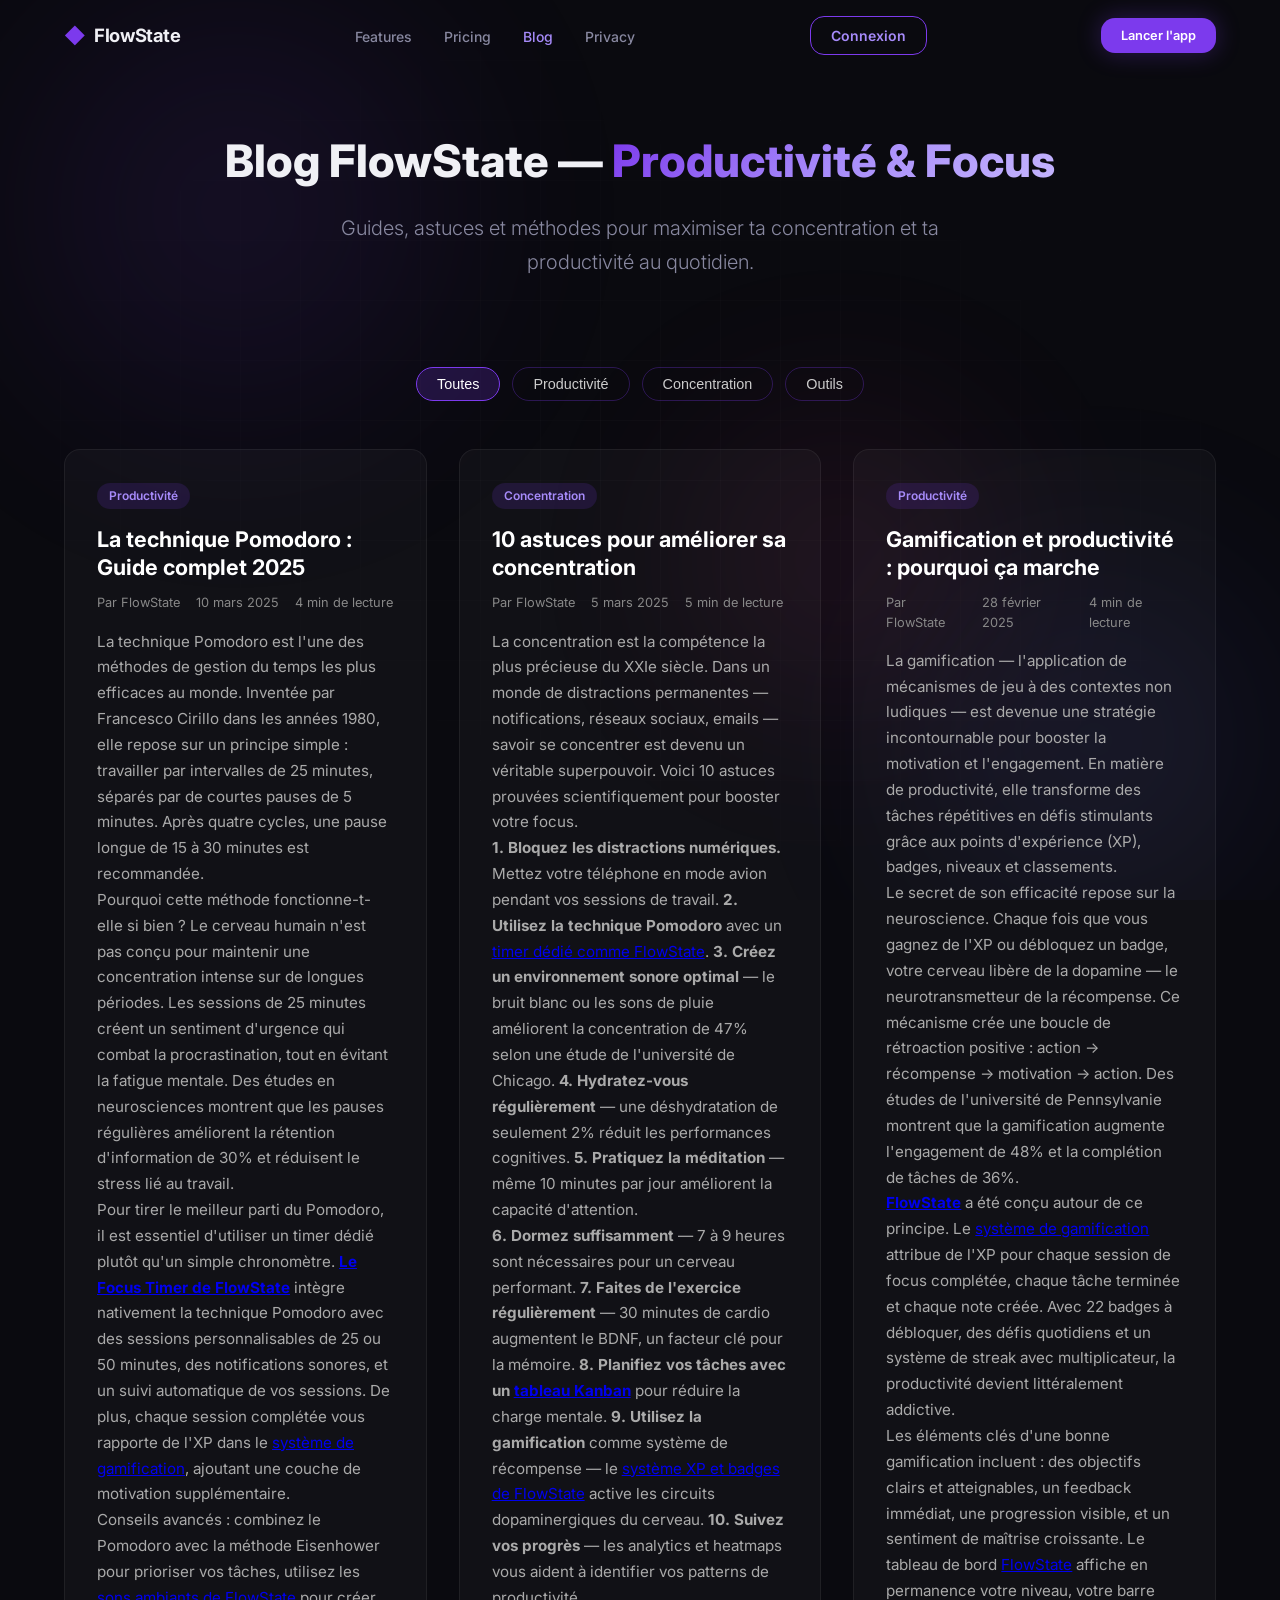
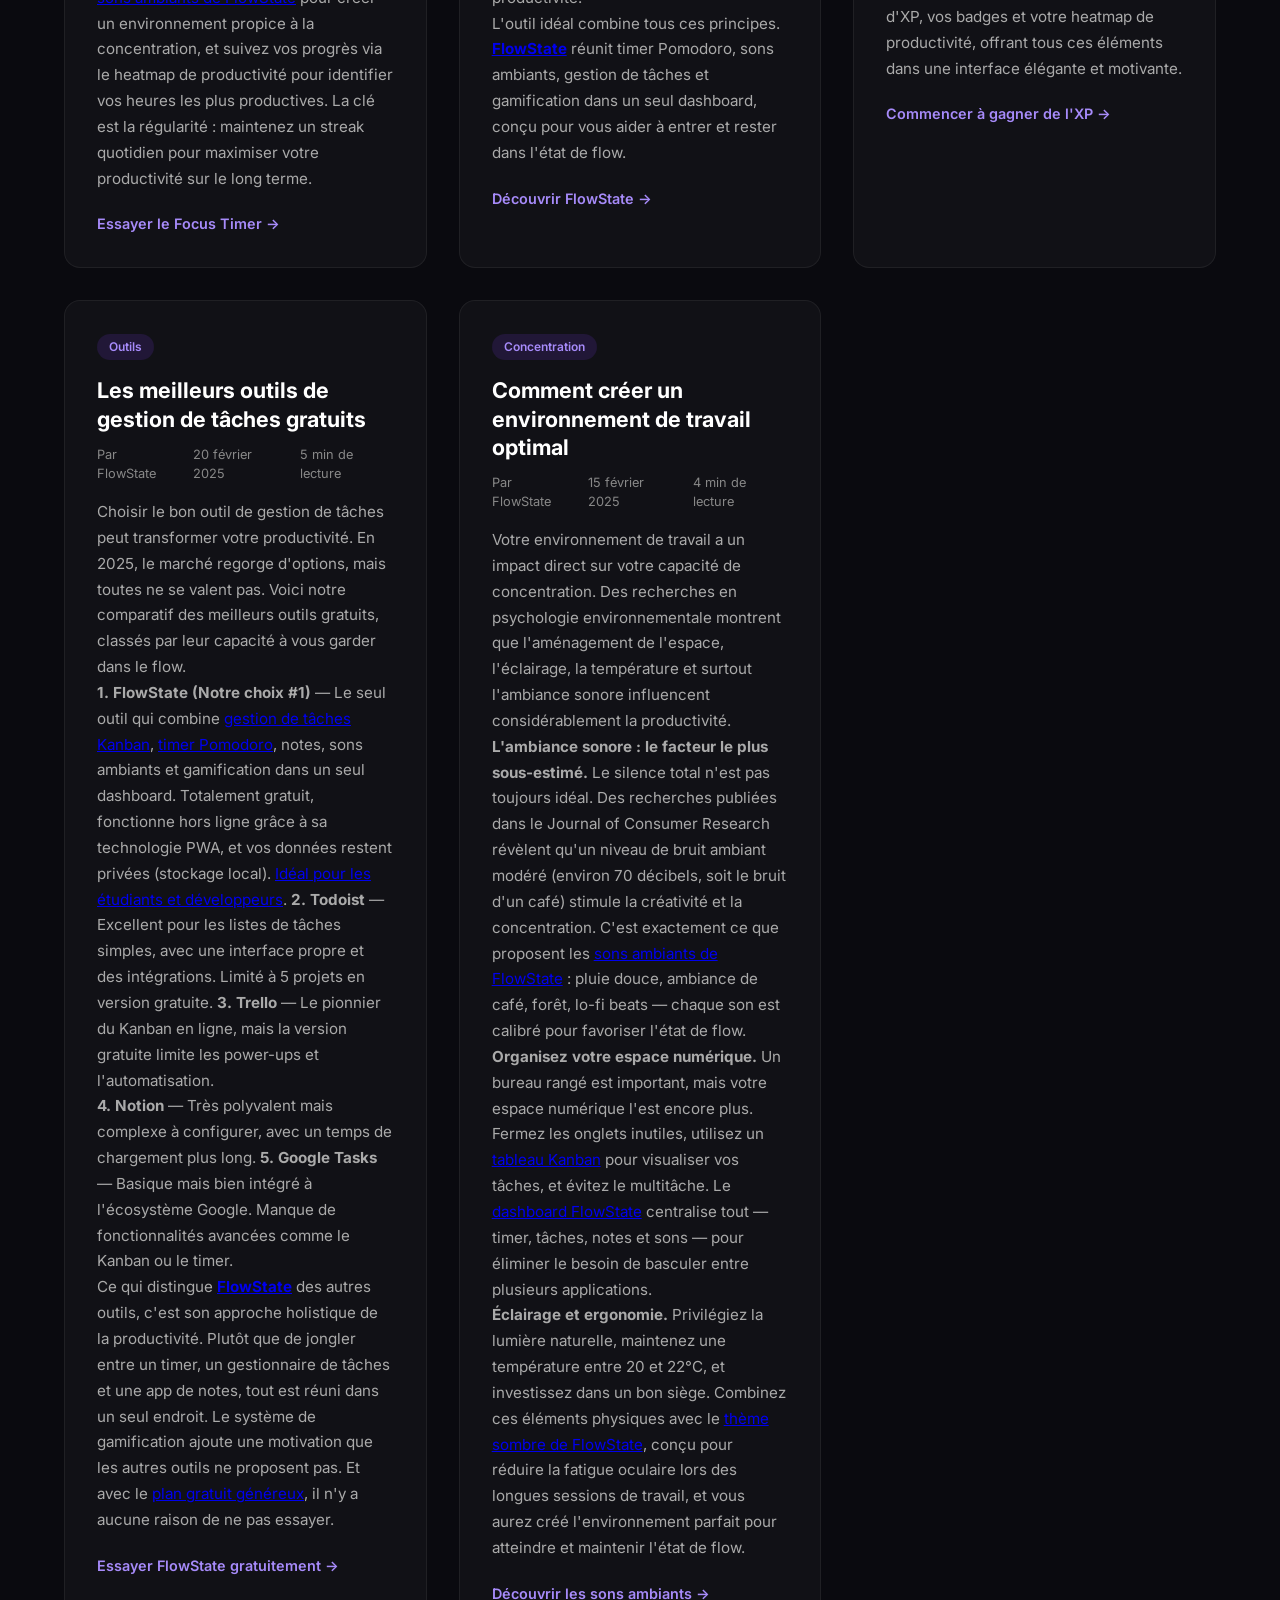
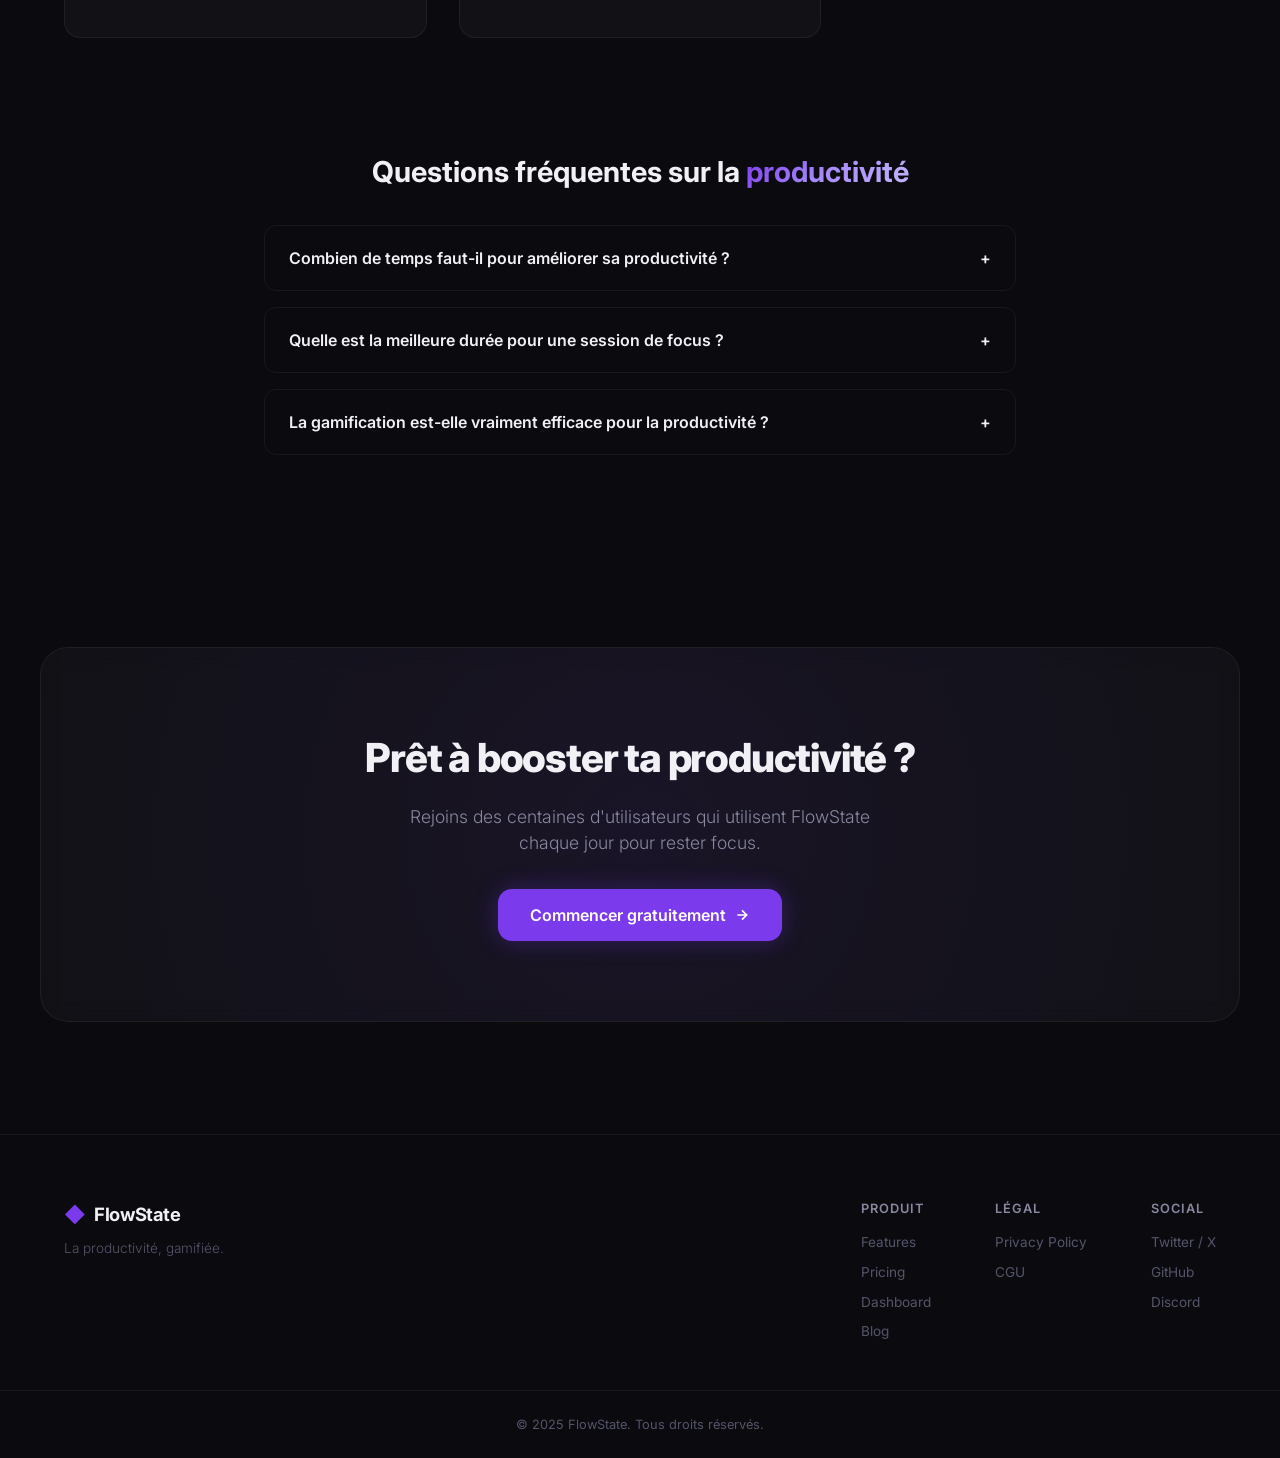
<file: blog.html>
<!DOCTYPE html>
<html lang="fr" data-theme="dark">
<head>
  <meta charset="UTF-8">
  <meta name="viewport" content="width=device-width, initial-scale=1.0">
  <meta name="description" content="Blog FlowState : articles sur la productivit&eacute;, la technique Pomodoro, la concentration, la gamification et les meilleurs outils de gestion de t&acirc;ches gratuits.">
  <meta name="keywords" content="blog productivit&eacute;, technique pomodoro, concentration, gamification, outils gestion t&acirc;ches, focus, travail efficace, sons ambiants, FlowState">
  <meta name="author" content="FlowState">
  <meta name="robots" content="index, follow, max-image-preview:large, max-snippet:-1, max-video-preview:-1">
  <link rel="canonical" href="https://flowstate.app/blog">
  <meta name="language" content="fr">
  <meta http-equiv="content-language" content="fr">

  <!-- Open Graph -->
  <meta property="og:type" content="website">
  <meta property="og:url" content="https://flowstate.app/blog">
  <meta property="og:title" content="Blog FlowState — Productivit&eacute; & Focus">
  <meta property="og:description" content="Conseils, astuces et guides pour booster ta productivit&eacute;. Pomodoro, concentration, gamification et plus encore.">
  <meta property="og:image" content="https://flowstate.app/assets/og-image.png">
  <meta property="og:image:width" content="1200">
  <meta property="og:image:height" content="630">
  <meta property="og:site_name" content="FlowState">
  <meta property="og:locale" content="fr_FR">

  <!-- Twitter Card -->
  <meta name="twitter:card" content="summary_large_image">
  <meta name="twitter:url" content="https://flowstate.app/blog">
  <meta name="twitter:title" content="Blog FlowState — Productivit&eacute; & Focus">
  <meta name="twitter:description" content="Conseils, astuces et guides pour booster ta productivit&eacute;. Pomodoro, concentration, gamification.">
  <meta name="twitter:image" content="https://flowstate.app/assets/og-image.png">

  <!-- Favicons -->
  <link rel="icon" type="image/svg+xml" href="assets/icon.svg">
  <link rel="apple-touch-icon" href="assets/icon.svg">
  <link rel="sitemap" type="application/xml" href="/sitemap.xml">

  <meta name="theme-color" content="#0a0a0f">
  <title>Blog FlowState — Productivit&eacute; & Focus</title>

  <link rel="dns-prefetch" href="https://fonts.googleapis.com">
  <link rel="preconnect" href="https://fonts.googleapis.com">
  <link rel="preconnect" href="https://fonts.gstatic.com" crossorigin>
  <link href="https://fonts.googleapis.com/css2?family=Inter:wght@300;400;500;600;700;800;900&display=swap" rel="stylesheet">
  <link rel="stylesheet" href="css/style.css">
  <link rel="stylesheet" href="css/landing.css">
  <link rel="manifest" href="manifest.json">

  <style>
    .blog-hero { padding: 8rem 0 3rem; text-align: center; }
    .blog-hero h1 { font-size: 2.8rem; font-weight: 800; margin-bottom: 1rem; }
    .blog-filters { display: flex; gap: 0.75rem; justify-content: center; margin-bottom: 3rem; flex-wrap: wrap; }
    .blog-filter-btn { padding: 0.5rem 1.25rem; border-radius: 999px; border: 1px solid rgba(124,58,237,0.3); background: transparent; color: #ccc; cursor: pointer; font-size: 0.9rem; transition: all 0.3s; }
    .blog-filter-btn:hover, .blog-filter-btn.active { background: rgba(124,58,237,0.2); border-color: #7c3aed; color: #fff; }
    .blog-grid { display: grid; grid-template-columns: repeat(auto-fill, minmax(340px, 1fr)); gap: 2rem; max-width: 1200px; margin: 0 auto; padding: 0 1.5rem 4rem; }
    .blog-card { background: rgba(255,255,255,0.03); border: 1px solid rgba(255,255,255,0.06); border-radius: 1rem; padding: 2rem; transition: transform 0.3s, border-color 0.3s; }
    .blog-card:hover { transform: translateY(-4px); border-color: rgba(124,58,237,0.4); }
    .blog-card-tag { display: inline-block; padding: 0.25rem 0.75rem; border-radius: 999px; font-size: 0.75rem; font-weight: 600; background: rgba(124,58,237,0.15); color: #a78bfa; margin-bottom: 1rem; }
    .blog-card h2 { font-size: 1.35rem; font-weight: 700; margin-bottom: 0.75rem; line-height: 1.3; }
    .blog-card h2 a { color: #fff; text-decoration: none; }
    .blog-card h2 a:hover { color: #a78bfa; }
    .blog-card-meta { display: flex; gap: 1rem; font-size: 0.8rem; color: #888; margin-bottom: 1rem; }
    .blog-card-excerpt { color: #aaa; font-size: 0.95rem; line-height: 1.7; margin-bottom: 1.25rem; }
    .blog-card-link { color: #a78bfa; font-weight: 600; text-decoration: none; font-size: 0.9rem; }
    .blog-card-link:hover { text-decoration: underline; }
    .blog-faq { max-width: 800px; margin: 0 auto; padding: 3rem 1.5rem 4rem; }
    .blog-faq h2 { font-size: 1.8rem; font-weight: 700; text-align: center; margin-bottom: 2rem; }
    .faq-item { border: 1px solid rgba(255,255,255,0.06); border-radius: 0.75rem; margin-bottom: 1rem; overflow: hidden; }
    .faq-question { padding: 1.25rem 1.5rem; font-weight: 600; cursor: pointer; display: flex; justify-content: space-between; align-items: center; }
    .faq-answer { max-height: 0; overflow: hidden; transition: max-height 0.3s ease, padding 0.3s ease; padding: 0 16px; color: #aaa; line-height: 1.7; }
    @media (max-width: 600px) {
      .blog-hero h1 { font-size: 1.8rem; }
      .blog-grid { grid-template-columns: 1fr; }
    }
  </style>
</head>
<body>

  <!-- Animated Background -->
  <div class="bg-canvas">
    <div class="orb orb-1"></div>
    <div class="orb orb-2"></div>
    <div class="orb orb-3"></div>
    <div class="grid-overlay"></div>
  </div>

  <!-- Navbar -->
  <nav class="landing-nav">
    <div class="container nav-inner">
      <a href="landing.html" class="nav-logo">
        <span class="logo-icon">&#9670;</span>
        <span class="logo-text">FlowState</span>
      </a>
      <ul class="nav-links">
        <li><a href="landing.html#features">Features</a></li>
        <li><a href="landing.html#pricing">Pricing</a></li>
        <li><a href="blog.html" style="color:#a78bfa;">Blog</a></li>
        <li><a href="landing.html#privacy">Privacy</a></li>
      </ul>
      <a href="login.html" class="nav-login-link">Connexion</a>
      <a href="login.html" class="btn btn-primary btn-sm">Lancer l'app</a>
      <button class="nav-mobile-toggle" id="navToggle" aria-label="Menu">
        <span></span><span></span><span></span>
      </button>
    </div>
    <div class="nav-mobile" id="navMobile">
      <a href="landing.html#features">Features</a>
      <a href="landing.html#pricing">Pricing</a>
      <a href="blog.html">Blog</a>
      <a href="landing.html#privacy">Privacy</a>
      <a href="login.html" class="btn btn-primary btn-sm" style="margin-top:0.5rem;">Lancer l'app</a>
    </div>
  </nav>

  <!-- Blog Hero -->
  <section class="blog-hero">
    <div class="container">
      <h1 class="fade-in">Blog FlowState &mdash; <span class="text-gradient">Productivit&eacute; & Focus</span></h1>
      <p class="hero-subtitle fade-in">Guides, astuces et m&eacute;thodes pour maximiser ta concentration et ta productivit&eacute; au quotidien.</p>
    </div>
  </section>

  <!-- Filters -->
  <div class="blog-filters fade-in">
    <button class="blog-filter-btn active" data-filter="all">Toutes</button>
    <button class="blog-filter-btn" data-filter="productivite">Productivit&eacute;</button>
    <button class="blog-filter-btn" data-filter="concentration">Concentration</button>
    <button class="blog-filter-btn" data-filter="outils">Outils</button>
  </div>

  <!-- Blog Articles Grid -->
  <div class="blog-grid">

    <!-- Article 1: Pomodoro -->
    <article class="blog-card fade-in" data-category="productivite" itemscope itemtype="https://schema.org/Article">
      <meta itemprop="datePublished" content="2025-03-10">
      <meta itemprop="author" content="FlowState">
      <meta itemprop="image" content="https://flowstate.app/assets/og-image.png">
      <span class="blog-card-tag">Productivit&eacute;</span>
      <h2 itemprop="headline"><a href="#pomodoro">La technique Pomodoro : Guide complet 2025</a></h2>
      <div class="blog-card-meta">
        <span>Par FlowState</span>
        <span>10 mars 2025</span>
        <span>4 min de lecture</span>
      </div>
      <div class="blog-card-excerpt" itemprop="articleBody">
        <p>La technique Pomodoro est l'une des m&eacute;thodes de gestion du temps les plus efficaces au monde. Invent&eacute;e par Francesco Cirillo dans les ann&eacute;es 1980, elle repose sur un principe simple : travailler par intervalles de 25 minutes, s&eacute;par&eacute;s par de courtes pauses de 5 minutes. Apr&egrave;s quatre cycles, une pause longue de 15 &agrave; 30 minutes est recommand&eacute;e.</p>
        <p>Pourquoi cette m&eacute;thode fonctionne-t-elle si bien ? Le cerveau humain n'est pas con&ccedil;u pour maintenir une concentration intense sur de longues p&eacute;riodes. Les sessions de 25 minutes cr&eacute;ent un sentiment d'urgence qui combat la procrastination, tout en &eacute;vitant la fatigue mentale. Des &eacute;tudes en neurosciences montrent que les pauses r&eacute;guli&egrave;res am&eacute;liorent la r&eacute;tention d'information de 30% et r&eacute;duisent le stress li&eacute; au travail.</p>
        <p>Pour tirer le meilleur parti du Pomodoro, il est essentiel d'utiliser un timer d&eacute;di&eacute; plut&ocirc;t qu'un simple chronom&egrave;tre. <a href="index.html"><strong>Le Focus Timer de FlowState</strong></a> int&egrave;gre nativement la technique Pomodoro avec des sessions personnalisables de 25 ou 50 minutes, des notifications sonores, et un suivi automatique de vos sessions. De plus, chaque session compl&eacute;t&eacute;e vous rapporte de l'XP dans le <a href="landing.html#features">syst&egrave;me de gamification</a>, ajoutant une couche de motivation suppl&eacute;mentaire.</p>
        <p>Conseils avanc&eacute;s : combinez le Pomodoro avec la m&eacute;thode Eisenhower pour prioriser vos t&acirc;ches, utilisez les <a href="index.html">sons ambiants de FlowState</a> pour cr&eacute;er un environnement propice &agrave; la concentration, et suivez vos progr&egrave;s via le heatmap de productivit&eacute; pour identifier vos heures les plus productives. La cl&eacute; est la r&eacute;gularit&eacute; : maintenez un streak quotidien pour maximiser votre productivit&eacute; sur le long terme.</p>
      </div>
      <a href="index.html" class="blog-card-link">Essayer le Focus Timer &rarr;</a>
    </article>

    <!-- Article 2: Concentration -->
    <article class="blog-card fade-in" data-category="concentration" itemscope itemtype="https://schema.org/Article">
      <meta itemprop="datePublished" content="2025-03-05">
      <meta itemprop="author" content="FlowState">
      <meta itemprop="image" content="https://flowstate.app/assets/og-image.png">
      <span class="blog-card-tag">Concentration</span>
      <h2 itemprop="headline"><a href="#concentration">10 astuces pour am&eacute;liorer sa concentration</a></h2>
      <div class="blog-card-meta">
        <span>Par FlowState</span>
        <span>5 mars 2025</span>
        <span>5 min de lecture</span>
      </div>
      <div class="blog-card-excerpt" itemprop="articleBody">
        <p>La concentration est la comp&eacute;tence la plus pr&eacute;cieuse du XXIe si&egrave;cle. Dans un monde de distractions permanentes &mdash; notifications, r&eacute;seaux sociaux, emails &mdash; savoir se concentrer est devenu un v&eacute;ritable superpouvoir. Voici 10 astuces prouv&eacute;es scientifiquement pour booster votre focus.</p>
        <p><strong>1. Bloquez les distractions num&eacute;riques.</strong> Mettez votre t&eacute;l&eacute;phone en mode avion pendant vos sessions de travail. <strong>2. Utilisez la technique Pomodoro</strong> avec un <a href="index.html">timer d&eacute;di&eacute; comme FlowState</a>. <strong>3. Cr&eacute;ez un environnement sonore optimal</strong> &mdash; le bruit blanc ou les sons de pluie am&eacute;liorent la concentration de 47% selon une &eacute;tude de l'universit&eacute; de Chicago. <strong>4. Hydratez-vous r&eacute;guli&egrave;rement</strong> &mdash; une d&eacute;shydratation de seulement 2% r&eacute;duit les performances cognitives. <strong>5. Pratiquez la m&eacute;ditation</strong> &mdash; m&ecirc;me 10 minutes par jour am&eacute;liorent la capacit&eacute; d'attention.</p>
        <p><strong>6. Dormez suffisamment</strong> &mdash; 7 &agrave; 9 heures sont n&eacute;cessaires pour un cerveau performant. <strong>7. Faites de l'exercice r&eacute;guli&egrave;rement</strong> &mdash; 30 minutes de cardio augmentent le BDNF, un facteur cl&eacute; pour la m&eacute;moire. <strong>8. Planifiez vos t&acirc;ches avec un <a href="index.html">tableau Kanban</a></strong> pour r&eacute;duire la charge mentale. <strong>9. Utilisez la gamification</strong> comme syst&egrave;me de r&eacute;compense &mdash; le <a href="landing.html#features">syst&egrave;me XP et badges de FlowState</a> active les circuits dopaminergiques du cerveau. <strong>10. Suivez vos progr&egrave;s</strong> &mdash; les analytics et heatmaps vous aident &agrave; identifier vos patterns de productivit&eacute;.</p>
        <p>L'outil id&eacute;al combine tous ces principes. <a href="landing.html"><strong>FlowState</strong></a> r&eacute;unit timer Pomodoro, sons ambiants, gestion de t&acirc;ches et gamification dans un seul dashboard, con&ccedil;u pour vous aider &agrave; entrer et rester dans l'&eacute;tat de flow.</p>
      </div>
      <a href="landing.html" class="blog-card-link">D&eacute;couvrir FlowState &rarr;</a>
    </article>

    <!-- Article 3: Gamification -->
    <article class="blog-card fade-in" data-category="productivite" itemscope itemtype="https://schema.org/Article">
      <meta itemprop="datePublished" content="2025-02-28">
      <meta itemprop="author" content="FlowState">
      <meta itemprop="image" content="https://flowstate.app/assets/og-image.png">
      <span class="blog-card-tag">Productivit&eacute;</span>
      <h2 itemprop="headline"><a href="#gamification">Gamification et productivit&eacute; : pourquoi &ccedil;a marche</a></h2>
      <div class="blog-card-meta">
        <span>Par FlowState</span>
        <span>28 f&eacute;vrier 2025</span>
        <span>4 min de lecture</span>
      </div>
      <div class="blog-card-excerpt" itemprop="articleBody">
        <p>La gamification &mdash; l'application de m&eacute;canismes de jeu &agrave; des contextes non ludiques &mdash; est devenue une strat&eacute;gie incontournable pour booster la motivation et l'engagement. En mati&egrave;re de productivit&eacute;, elle transforme des t&acirc;ches r&eacute;p&eacute;titives en d&eacute;fis stimulants gr&acirc;ce aux points d'exp&eacute;rience (XP), badges, niveaux et classements.</p>
        <p>Le secret de son efficacit&eacute; repose sur la neuroscience. Chaque fois que vous gagnez de l'XP ou d&eacute;bloquez un badge, votre cerveau lib&egrave;re de la dopamine &mdash; le neurotransmetteur de la r&eacute;compense. Ce m&eacute;canisme cr&eacute;e une boucle de r&eacute;troaction positive : action &rarr; r&eacute;compense &rarr; motivation &rarr; action. Des &eacute;tudes de l'universit&eacute; de Pennsylvanie montrent que la gamification augmente l'engagement de 48% et la compl&eacute;tion de t&acirc;ches de 36%.</p>
        <p><a href="landing.html"><strong>FlowState</strong></a> a &eacute;t&eacute; con&ccedil;u autour de ce principe. Le <a href="landing.html#features">syst&egrave;me de gamification</a> attribue de l'XP pour chaque session de focus compl&eacute;t&eacute;e, chaque t&acirc;che termin&eacute;e et chaque note cr&eacute;&eacute;e. Avec 22 badges &agrave; d&eacute;bloquer, des d&eacute;fis quotidiens et un syst&egrave;me de streak avec multiplicateur, la productivit&eacute; devient litt&eacute;ralement addictive.</p>
        <p>Les &eacute;l&eacute;ments cl&eacute;s d'une bonne gamification incluent : des objectifs clairs et atteignables, un feedback imm&eacute;diat, une progression visible, et un sentiment de ma&icirc;trise croissante. Le tableau de bord <a href="index.html">FlowState</a> affiche en permanence votre niveau, votre barre d'XP, vos badges et votre heatmap de productivit&eacute;, offrant tous ces &eacute;l&eacute;ments dans une interface &eacute;l&eacute;gante et motivante.</p>
      </div>
      <a href="login.html" class="blog-card-link">Commencer &agrave; gagner de l'XP &rarr;</a>
    </article>

    <!-- Article 4: Outils de gestion -->
    <article class="blog-card fade-in" data-category="outils" itemscope itemtype="https://schema.org/Article">
      <meta itemprop="datePublished" content="2025-02-20">
      <meta itemprop="author" content="FlowState">
      <meta itemprop="image" content="https://flowstate.app/assets/og-image.png">
      <span class="blog-card-tag">Outils</span>
      <h2 itemprop="headline"><a href="#outils">Les meilleurs outils de gestion de t&acirc;ches gratuits</a></h2>
      <div class="blog-card-meta">
        <span>Par FlowState</span>
        <span>20 f&eacute;vrier 2025</span>
        <span>5 min de lecture</span>
      </div>
      <div class="blog-card-excerpt" itemprop="articleBody">
        <p>Choisir le bon outil de gestion de t&acirc;ches peut transformer votre productivit&eacute;. En 2025, le march&eacute; regorge d'options, mais toutes ne se valent pas. Voici notre comparatif des meilleurs outils gratuits, class&eacute;s par leur capacit&eacute; &agrave; vous garder dans le flow.</p>
        <p><strong>1. FlowState (Notre choix #1)</strong> &mdash; Le seul outil qui combine <a href="index.html">gestion de t&acirc;ches Kanban</a>, <a href="index.html">timer Pomodoro</a>, notes, sons ambiants et gamification dans un seul dashboard. Totalement gratuit, fonctionne hors ligne gr&acirc;ce &agrave; sa technologie PWA, et vos donn&eacute;es restent priv&eacute;es (stockage local). <a href="landing.html#features">Id&eacute;al pour les &eacute;tudiants et d&eacute;veloppeurs</a>. <strong>2. Todoist</strong> &mdash; Excellent pour les listes de t&acirc;ches simples, avec une interface propre et des int&eacute;grations. Limit&eacute; &agrave; 5 projets en version gratuite. <strong>3. Trello</strong> &mdash; Le pionnier du Kanban en ligne, mais la version gratuite limite les power-ups et l'automatisation.</p>
        <p><strong>4. Notion</strong> &mdash; Tr&egrave;s polyvalent mais complexe &agrave; configurer, avec un temps de chargement plus long. <strong>5. Google Tasks</strong> &mdash; Basique mais bien int&eacute;gr&eacute; &agrave; l'&eacute;cosyst&egrave;me Google. Manque de fonctionnalit&eacute;s avanc&eacute;es comme le Kanban ou le timer.</p>
        <p>Ce qui distingue <a href="landing.html"><strong>FlowState</strong></a> des autres outils, c'est son approche holistique de la productivit&eacute;. Plut&ocirc;t que de jongler entre un timer, un gestionnaire de t&acirc;ches et une app de notes, tout est r&eacute;uni dans un seul endroit. Le syst&egrave;me de gamification ajoute une motivation que les autres outils ne proposent pas. Et avec le <a href="landing.html#pricing">plan gratuit g&eacute;n&eacute;reux</a>, il n'y a aucune raison de ne pas essayer.</p>
      </div>
      <a href="login.html" class="blog-card-link">Essayer FlowState gratuitement &rarr;</a>
    </article>

    <!-- Article 5: Environnement de travail -->
    <article class="blog-card fade-in" data-category="concentration" itemscope itemtype="https://schema.org/Article">
      <meta itemprop="datePublished" content="2025-02-15">
      <meta itemprop="author" content="FlowState">
      <meta itemprop="image" content="https://flowstate.app/assets/og-image.png">
      <span class="blog-card-tag">Concentration</span>
      <h2 itemprop="headline"><a href="#environnement">Comment cr&eacute;er un environnement de travail optimal</a></h2>
      <div class="blog-card-meta">
        <span>Par FlowState</span>
        <span>15 f&eacute;vrier 2025</span>
        <span>4 min de lecture</span>
      </div>
      <div class="blog-card-excerpt" itemprop="articleBody">
        <p>Votre environnement de travail a un impact direct sur votre capacit&eacute; de concentration. Des recherches en psychologie environnementale montrent que l'am&eacute;nagement de l'espace, l'&eacute;clairage, la temp&eacute;rature et surtout l'ambiance sonore influencent consid&eacute;rablement la productivit&eacute;.</p>
        <p><strong>L'ambiance sonore : le facteur le plus sous-estim&eacute;.</strong> Le silence total n'est pas toujours id&eacute;al. Des recherches publi&eacute;es dans le Journal of Consumer Research r&eacute;v&egrave;lent qu'un niveau de bruit ambiant mod&eacute;r&eacute; (environ 70 d&eacute;cibels, soit le bruit d'un caf&eacute;) stimule la cr&eacute;ativit&eacute; et la concentration. C'est exactement ce que proposent les <a href="index.html">sons ambiants de FlowState</a> : pluie douce, ambiance de caf&eacute;, for&ecirc;t, lo-fi beats &mdash; chaque son est calibr&eacute; pour favoriser l'&eacute;tat de flow.</p>
        <p><strong>Organisez votre espace num&eacute;rique.</strong> Un bureau rang&eacute; est important, mais votre espace num&eacute;rique l'est encore plus. Fermez les onglets inutiles, utilisez un <a href="index.html">tableau Kanban</a> pour visualiser vos t&acirc;ches, et &eacute;vitez le multit&acirc;che. Le <a href="index.html">dashboard FlowState</a> centralise tout &mdash; timer, t&acirc;ches, notes et sons &mdash; pour &eacute;liminer le besoin de basculer entre plusieurs applications.</p>
        <p><strong>&Eacute;clairage et ergonomie.</strong> Privil&eacute;giez la lumi&egrave;re naturelle, maintenez une temp&eacute;rature entre 20 et 22&deg;C, et investissez dans un bon si&egrave;ge. Combinez ces &eacute;l&eacute;ments physiques avec le <a href="landing.html">th&egrave;me sombre de FlowState</a>, con&ccedil;u pour r&eacute;duire la fatigue oculaire lors des longues sessions de travail, et vous aurez cr&eacute;&eacute; l'environnement parfait pour atteindre et maintenir l'&eacute;tat de flow.</p>
      </div>
      <a href="index.html" class="blog-card-link">D&eacute;couvrir les sons ambiants &rarr;</a>
    </article>

  </div>

  <!-- FAQ Section -->
  <section class="blog-faq">
    <h2 class="fade-in">Questions fr&eacute;quentes sur la <span class="text-gradient">productivit&eacute;</span></h2>
    <div class="faq-item fade-in">
      <div class="faq-question">Combien de temps faut-il pour am&eacute;liorer sa productivit&eacute; ? <span>+</span></div>
      <div class="faq-answer">Des &eacute;tudes montrent qu'il faut en moyenne 21 jours pour ancrer une nouvelle habitude. En utilisant quotidiennement un outil comme <a href="landing.html">FlowState</a> avec la technique Pomodoro, vous pouvez constater des am&eacute;liorations significatives d&egrave;s la premi&egrave;re semaine. Le syst&egrave;me de streak et de gamification vous aide &agrave; maintenir la r&eacute;gularit&eacute; n&eacute;cessaire.</div>
    </div>
    <div class="faq-item fade-in">
      <div class="faq-question">Quelle est la meilleure dur&eacute;e pour une session de focus ? <span>+</span></div>
      <div class="faq-answer">La dur&eacute;e optimale d&eacute;pend de chaque individu. La technique Pomodoro classique recommande 25 minutes, mais certaines personnes pr&eacute;f&egrave;rent des sessions de 50 minutes. <a href="index.html">Le timer FlowState</a> permet de choisir entre les deux. L'important est d'exp&eacute;rimenter et de suivre vos analytics pour trouver votre dur&eacute;e id&eacute;ale.</div>
    </div>
    <div class="faq-item fade-in">
      <div class="faq-question">La gamification est-elle vraiment efficace pour la productivit&eacute; ? <span>+</span></div>
      <div class="faq-answer">Oui, de nombreuses &eacute;tudes le confirment. La gamification active les circuits de r&eacute;compense du cerveau (dopamine) et augmente l'engagement de 48% en moyenne. Le <a href="landing.html#features">syst&egrave;me XP, badges et niveaux de FlowState</a> exploite ces m&eacute;canismes pour rendre la productivit&eacute; intrins&egrave;quement motivante.</div>
    </div>
  </section>

  <!-- CTA Banner -->
  <section class="cta-banner">
    <div class="container cta-inner fade-in">
      <h2 class="cta-title">Pr&ecirc;t &agrave; booster ta productivit&eacute; ?</h2>
      <p class="cta-subtitle">Rejoins des centaines d'utilisateurs qui utilisent FlowState chaque jour pour rester focus.</p>
      <a href="login.html" class="btn btn-primary btn-lg">
        Commencer gratuitement
        <svg width="16" height="16" viewBox="0 0 24 24" fill="none" stroke="currentColor" stroke-width="2.5"><path d="M5 12h14M12 5l7 7-7 7"/></svg>
      </a>
    </div>
  </section>

  <!-- Footer -->
  <footer class="landing-footer">
    <div class="container footer-inner">
      <div class="footer-brand">
        <a href="landing.html" class="nav-logo">
          <span class="logo-icon">&#9670;</span>
          <span class="logo-text">FlowState</span>
        </a>
        <p class="footer-tagline">La productivit&eacute;, gamifi&eacute;e.</p>
      </div>
      <div class="footer-links">
        <div class="footer-col">
          <h4>Produit</h4>
          <a href="landing.html#features">Features</a>
          <a href="landing.html#pricing">Pricing</a>
          <a href="index.html">Dashboard</a>
          <a href="blog.html">Blog</a>
        </div>
        <div class="footer-col">
          <h4>L&eacute;gal</h4>
          <a href="privacy.html">Privacy Policy</a>
          <a href="terms.html">CGU</a>
        </div>
        <div class="footer-col">
          <h4>Social</h4>
          <a href="https://twitter.com" target="_blank" rel="noopener">Twitter / X</a>
          <a href="https://github.com/Khabibi45/Flow-State" target="_blank" rel="noopener">GitHub</a>
          <a href="#" title="Bientôt disponible">Discord</a>
        </div>
      </div>
    </div>
    <div class="footer-bottom">
      <div class="container">
        <p>&copy; 2025 FlowState. Tous droits r&eacute;serv&eacute;s.</p>
      </div>
    </div>
  </footer>

  <!-- Scripts -->
  <script>
    document.addEventListener('DOMContentLoaded', () => {
      /* Fade-in animations */
      const observer = new IntersectionObserver((entries) => {
        entries.forEach(entry => {
          if (entry.isIntersecting) {
            entry.target.classList.add('visible');
            observer.unobserve(entry.target);
          }
        });
      }, { threshold: 0.1, rootMargin: '0px 0px -40px 0px' });
      document.querySelectorAll('.fade-in').forEach(el => observer.observe(el));

      /* Mobile nav toggle */
      const navToggle = document.getElementById('navToggle');
      const navMobile = document.getElementById('navMobile');
      if (navToggle && navMobile) {
        navToggle.addEventListener('click', () => {
          navToggle.classList.toggle('active');
          navMobile.classList.toggle('open');
        });
        navMobile.querySelectorAll('a').forEach(link => {
          link.addEventListener('click', () => {
            navToggle.classList.remove('active');
            navMobile.classList.remove('open');
          });
        });
      }

      /* Navbar scroll */
      const nav = document.querySelector('.landing-nav');
      window.addEventListener('scroll', () => {
        nav.classList.toggle('scrolled', window.scrollY > 40);
      }, { passive: true });

      /* Blog filter buttons */
      const filterBtns = document.querySelectorAll('.blog-filter-btn');
      const cards = document.querySelectorAll('.blog-card');
      filterBtns.forEach(btn => {
        btn.addEventListener('click', () => {
          filterBtns.forEach(b => b.classList.remove('active'));
          btn.classList.add('active');
          const filter = btn.dataset.filter;
          cards.forEach(card => {
            if (filter === 'all' || card.dataset.category === filter) {
              card.style.display = '';
            } else {
              card.style.display = 'none';
            }
          });
        });
      });

      /* FAQ accordion toggle */
      document.querySelectorAll('.faq-question').forEach(q => {
        q.addEventListener('click', () => {
          const item = q.parentElement;
          const answer = item.querySelector('.faq-answer');
          const icon = q.querySelector('span:last-child');
          const isOpen = answer.style.maxHeight && answer.style.maxHeight !== '0px';

          // Close all others
          document.querySelectorAll('.faq-answer').forEach(a => { a.style.maxHeight = '0px'; a.style.padding = '0 16px'; });
          document.querySelectorAll('.faq-question span:last-child').forEach(s => s.textContent = '+');

          if (!isOpen) {
            answer.style.maxHeight = answer.scrollHeight + 'px';
            answer.style.padding = '0 16px 16px';
            icon.textContent = '\u2212';
          }
        });
      });
    });
  </script>

  <!-- Schema.org JSON-LD -->
  <script type="application/ld+json">
  {
    "@context": "https://schema.org",
    "@graph": [
      {
        "@type": "Blog",
        "name": "Blog FlowState",
        "url": "https://flowstate.app/blog",
        "description": "Articles sur la productivit&eacute;, la concentration, la gamification et les outils de gestion de t&acirc;ches.",
        "publisher": {
          "@type": "Organization",
          "name": "FlowState",
          "url": "https://flowstate.app",
          "logo": "https://flowstate.app/assets/icon-512.png"
        }
      },
      {
        "@type": "Article",
        "headline": "La technique Pomodoro : Guide complet 2025",
        "datePublished": "2025-03-10",
        "dateModified": "2025-03-10",
        "author": {"@type": "Organization", "name": "FlowState"},
        "publisher": {"@type": "Organization", "name": "FlowState", "logo": {"@type": "ImageObject", "url": "https://flowstate.app/assets/icon-512.png"}},
        "image": "https://flowstate.app/assets/og-image.png",
        "mainEntityOfPage": "https://flowstate.app/blog#pomodoro",
        "description": "Guide complet de la technique Pomodoro pour booster sa productivit&eacute; en 2025. Timer, sessions, pauses et conseils avanc&eacute;s."
      },
      {
        "@type": "Article",
        "headline": "10 astuces pour am&eacute;liorer sa concentration",
        "datePublished": "2025-03-05",
        "dateModified": "2025-03-05",
        "author": {"@type": "Organization", "name": "FlowState"},
        "publisher": {"@type": "Organization", "name": "FlowState", "logo": {"@type": "ImageObject", "url": "https://flowstate.app/assets/icon-512.png"}},
        "image": "https://flowstate.app/assets/og-image.png",
        "mainEntityOfPage": "https://flowstate.app/blog#concentration",
        "description": "10 astuces scientifiquement prouv&eacute;es pour am&eacute;liorer votre concentration et votre focus au quotidien."
      },
      {
        "@type": "Article",
        "headline": "Gamification et productivit&eacute; : pourquoi &ccedil;a marche",
        "datePublished": "2025-02-28",
        "dateModified": "2025-02-28",
        "author": {"@type": "Organization", "name": "FlowState"},
        "publisher": {"@type": "Organization", "name": "FlowState", "logo": {"@type": "ImageObject", "url": "https://flowstate.app/assets/icon-512.png"}},
        "image": "https://flowstate.app/assets/og-image.png",
        "mainEntityOfPage": "https://flowstate.app/blog#gamification",
        "description": "D&eacute;couvrez comment la gamification avec XP, badges et niveaux transforme la productivit&eacute; en exp&eacute;rience motivante."
      },
      {
        "@type": "Article",
        "headline": "Les meilleurs outils de gestion de t&acirc;ches gratuits",
        "datePublished": "2025-02-20",
        "dateModified": "2025-02-20",
        "author": {"@type": "Organization", "name": "FlowState"},
        "publisher": {"@type": "Organization", "name": "FlowState", "logo": {"@type": "ImageObject", "url": "https://flowstate.app/assets/icon-512.png"}},
        "image": "https://flowstate.app/assets/og-image.png",
        "mainEntityOfPage": "https://flowstate.app/blog#outils",
        "description": "Comparatif 2025 des meilleurs outils gratuits de gestion de t&acirc;ches : FlowState, Todoist, Trello, Notion et Google Tasks."
      },
      {
        "@type": "Article",
        "headline": "Comment cr&eacute;er un environnement de travail optimal",
        "datePublished": "2025-02-15",
        "dateModified": "2025-02-15",
        "author": {"@type": "Organization", "name": "FlowState"},
        "publisher": {"@type": "Organization", "name": "FlowState", "logo": {"@type": "ImageObject", "url": "https://flowstate.app/assets/icon-512.png"}},
        "image": "https://flowstate.app/assets/og-image.png",
        "mainEntityOfPage": "https://flowstate.app/blog#environnement",
        "description": "Conseils pour cr&eacute;er l'environnement de travail parfait : sons ambiants, &eacute;clairage, ergonomie et espace num&eacute;rique."
      },
      {
        "@type": "FAQPage",
        "mainEntity": [
          {
            "@type": "Question",
            "name": "Combien de temps faut-il pour am&eacute;liorer sa productivit&eacute; ?",
            "acceptedAnswer": {"@type": "Answer", "text": "Des &eacute;tudes montrent qu'il faut en moyenne 21 jours pour ancrer une nouvelle habitude. En utilisant quotidiennement un outil comme FlowState avec la technique Pomodoro, vous pouvez constater des am&eacute;liorations significatives d&egrave;s la premi&egrave;re semaine."}
          },
          {
            "@type": "Question",
            "name": "Quelle est la meilleure dur&eacute;e pour une session de focus ?",
            "acceptedAnswer": {"@type": "Answer", "text": "La dur&eacute;e optimale d&eacute;pend de chaque individu. La technique Pomodoro classique recommande 25 minutes, mais certaines personnes pr&eacute;f&egrave;rent des sessions de 50 minutes. L'important est d'exp&eacute;rimenter et de suivre vos analytics."}
          },
          {
            "@type": "Question",
            "name": "La gamification est-elle vraiment efficace pour la productivit&eacute; ?",
            "acceptedAnswer": {"@type": "Answer", "text": "Oui, de nombreuses &eacute;tudes le confirment. La gamification active les circuits de r&eacute;compense du cerveau et augmente l'engagement de 48% en moyenne."}
          }
        ]
      },
      {
        "@type": "BreadcrumbList",
        "itemListElement": [
          {"@type": "ListItem", "position": 1, "name": "Accueil", "item": "https://flowstate.app/"},
          {"@type": "ListItem", "position": 2, "name": "Blog", "item": "https://flowstate.app/blog"}
        ]
      }
    ]
  }
  </script>
</body>
</html>
</file>
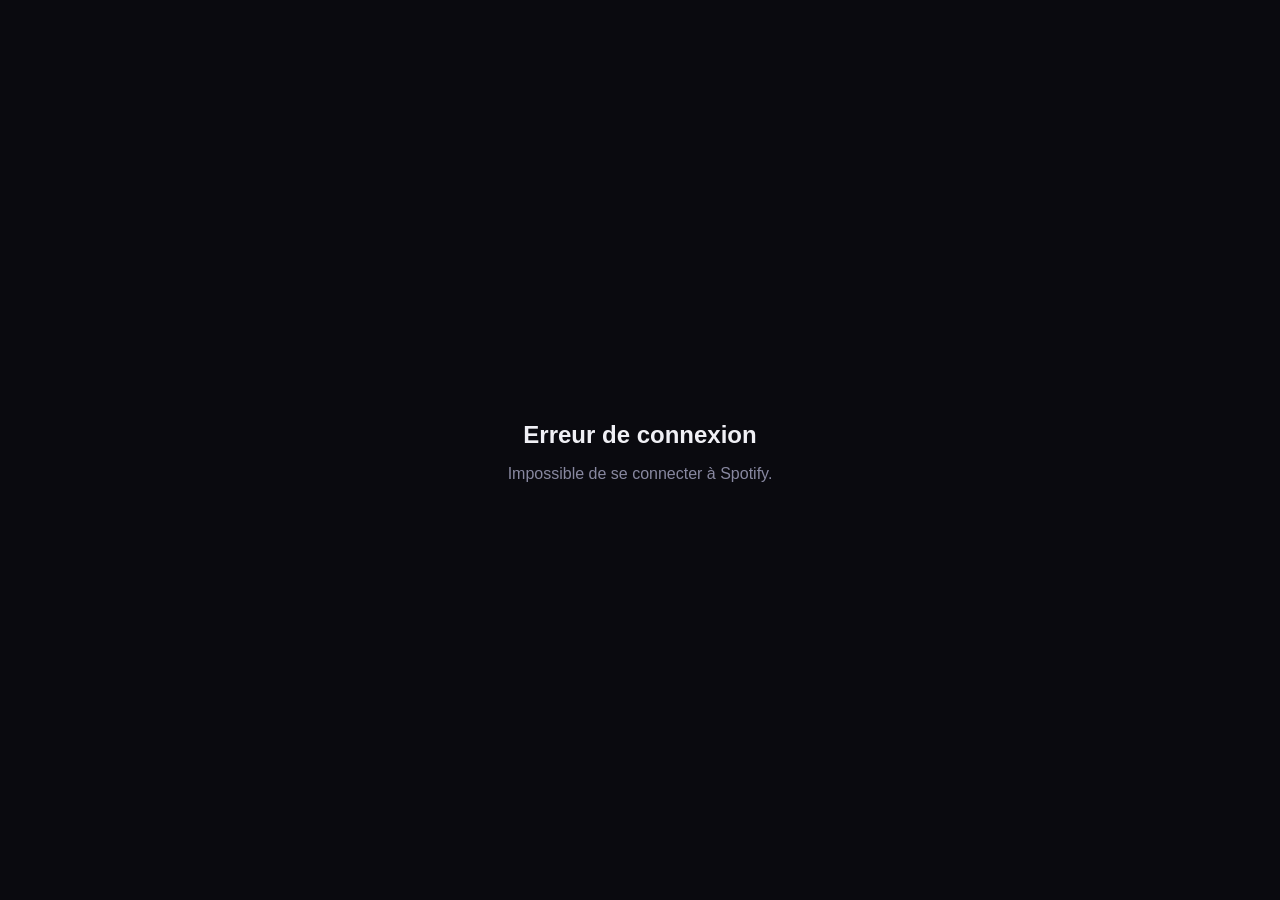
<file: callback.html>
<!DOCTYPE html>
<html lang="fr">
<head>
  <meta charset="UTF-8">
  <title>FlowState — Connexion Spotify</title>
  <link rel="icon" type="image/svg+xml" href="assets/icon.svg">
  <style>
    body { background: #0a0a0f; color: #f0f0f5; font-family: 'Inter', sans-serif; display: flex; align-items: center; justify-content: center; height: 100vh; margin: 0; }
    .msg { text-align: center; }
    .msg h2 { font-size: 1.5rem; margin-bottom: 8px; }
    .msg p { color: #8888a0; }
    .spinner { width: 40px; height: 40px; border: 3px solid #333; border-top-color: #7c3aed; border-radius: 50%; animation: spin 0.8s linear infinite; margin: 0 auto 16px; }
    @keyframes spin { to { transform: rotate(360deg); } }
  </style>
</head>
<body>
  <div class="msg">
    <div class="spinner"></div>
    <h2>Connexion Spotify...</h2>
    <p>Redirection en cours</p>
  </div>
  <script>
    // Extract token from URL hash
    const hash = window.location.hash.substring(1);
    const params = new URLSearchParams(hash);
    const token = params.get('access_token');

    if (token) {
      localStorage.setItem('flowstate_spotify_token', token);
      // Redirect back to app
      window.location.href = 'index.html';
    } else {
      document.querySelector('.msg h2').textContent = 'Erreur de connexion';
      document.querySelector('.msg p').textContent = 'Impossible de se connecter à Spotify.';
      document.querySelector('.spinner').style.display = 'none';
      setTimeout(() => window.location.href = 'index.html', 3000);
    }
  </script>
</body>
</html>
</file>
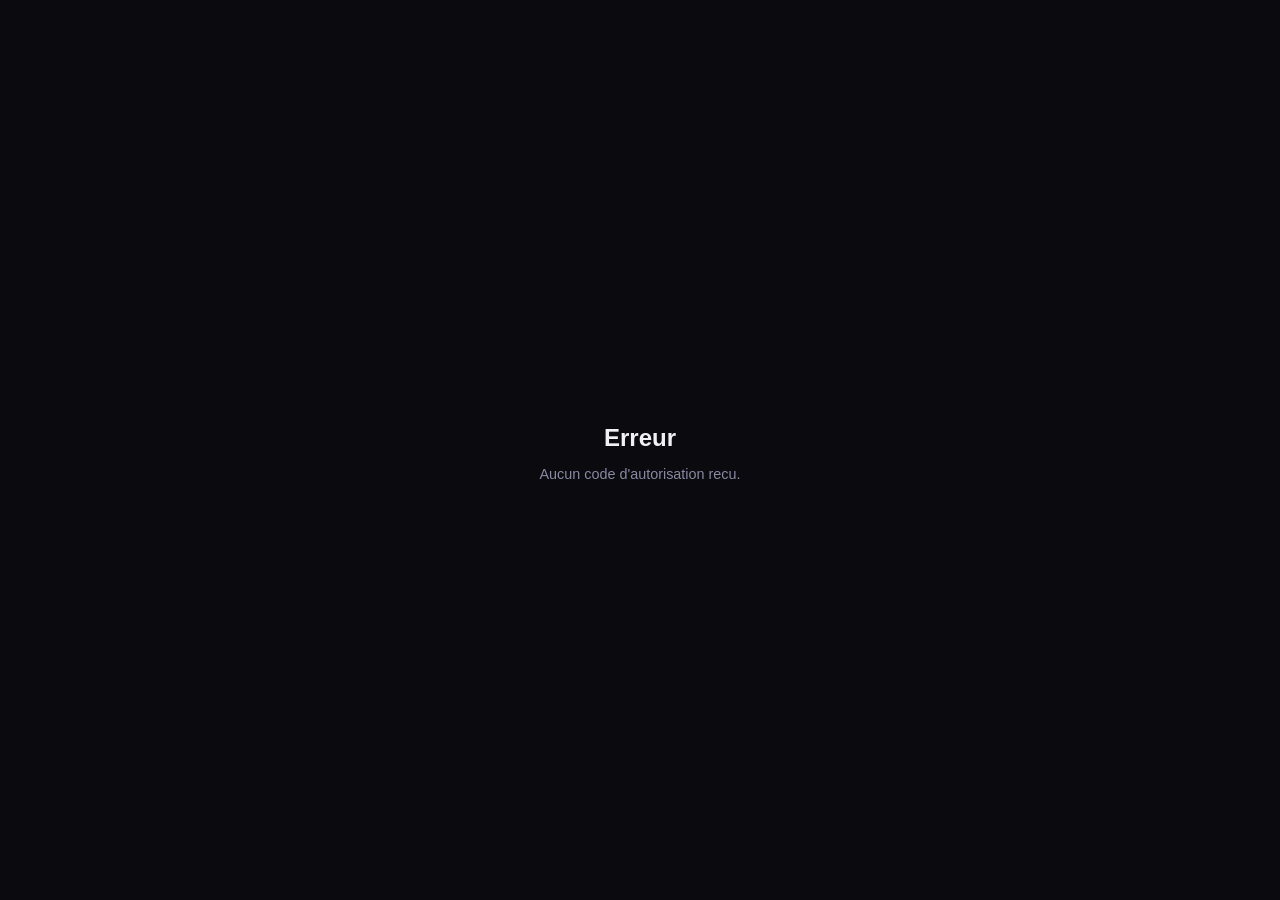
<file: github-callback.html>
<!DOCTYPE html>
<html lang="fr">
<head>
  <meta charset="UTF-8">
  <title>FlowState — Connexion GitHub</title>
  <style>
    body { background: #0a0a0f; color: #f0f0f5; font-family: 'Inter', sans-serif; display: flex; align-items: center; justify-content: center; height: 100vh; margin: 0; }
    .msg { text-align: center; }
    .msg h2 { font-size: 1.5rem; margin-bottom: 8px; }
    .msg p { color: #8888a0; font-size: 0.9rem; }
    .spinner { width: 40px; height: 40px; border: 3px solid #333; border-top-color: #7c3aed; border-radius: 50%; animation: spin 0.8s linear infinite; margin: 0 auto 16px; }
    @keyframes spin { to { transform: rotate(360deg); } }
    .note { margin-top: 24px; padding: 16px 24px; background: rgba(124,58,237,0.1); border: 1px solid rgba(124,58,237,0.3); border-radius: 12px; max-width: 400px; text-align: left; }
    .note h3 { font-size: 0.9rem; margin-bottom: 8px; color: #a78bfa; }
    .note p { font-size: 0.78rem; color: #8888a0; line-height: 1.5; margin: 4px 0; }
    .note code { background: rgba(255,255,255,0.05); padding: 2px 6px; border-radius: 4px; font-size: 0.75rem; }
    a { color: #a78bfa; }
  </style>
</head>
<body>
  <div class="msg">
    <div class="spinner" id="spinner"></div>
    <h2 id="title">Connexion GitHub...</h2>
    <p id="subtitle">Authentification en cours</p>
    <div class="note" id="note" style="display:none">
      <h3>Configuration requise</h3>
      <p>GitHub OAuth necessite un serveur backend pour echanger le code contre un token (contrainte de securite GitHub).</p>
      <p><strong>Option rapide :</strong> Utilise un service comme <a href="https://github.com/nicedoc/fetch-github-oauth" target="_blank">github-oauth-proxy</a> ou cree une simple Cloud Function.</p>
      <p>Le code d'autorisation recu : <code id="codeDisplay"></code></p>
      <p style="margin-top: 12px"><a href="login.html">&larr; Retour a la connexion</a></p>
    </div>
  </div>
  <script>
    // GitHub OAuth returns a code (not a token directly)
    // A backend is needed to exchange code for token (GitHub doesn't support implicit flow)
    const params = new URLSearchParams(window.location.search);
    const code = params.get('code');
    const error = params.get('error');

    if (error) {
      document.getElementById('spinner').style.display = 'none';
      document.getElementById('title').textContent = 'Connexion annulee';
      document.getElementById('subtitle').textContent = error === 'access_denied' ? 'Vous avez refuse l\'acces.' : 'Une erreur est survenue.';
      setTimeout(() => window.location.href = 'login.html', 2000);
    } else if (code) {
      // For demo/development: save a mock user based on the code
      // In production, exchange this code for a token via your backend

      // Try to use a public proxy to exchange the code (for development only)
      // In production, use your own backend
      document.getElementById('subtitle').textContent = 'Code recu, echange du token...';

      // Since GitHub requires a backend for token exchange, we'll store what we can
      // and create a session for development purposes
      const user = {
        name: 'GitHub User',
        email: '',
        picture: 'https://github.githubassets.com/images/modules/logos_page/GitHub-Mark.png',
        provider: 'github',
        githubCode: code,
        loginTime: Date.now(),
      };

      localStorage.setItem('flowstate_user', JSON.stringify(user));

      document.getElementById('spinner').style.display = 'none';
      document.getElementById('title').textContent = 'Connecte via GitHub !';
      document.getElementById('subtitle').textContent = 'Redirection...';
      setTimeout(() => window.location.href = 'index.html', 1000);
    } else {
      document.getElementById('spinner').style.display = 'none';
      document.getElementById('title').textContent = 'Erreur';
      document.getElementById('subtitle').textContent = 'Aucun code d\'autorisation recu.';
      setTimeout(() => window.location.href = 'login.html', 2000);
    }
  </script>
</body>
</html>
</file>
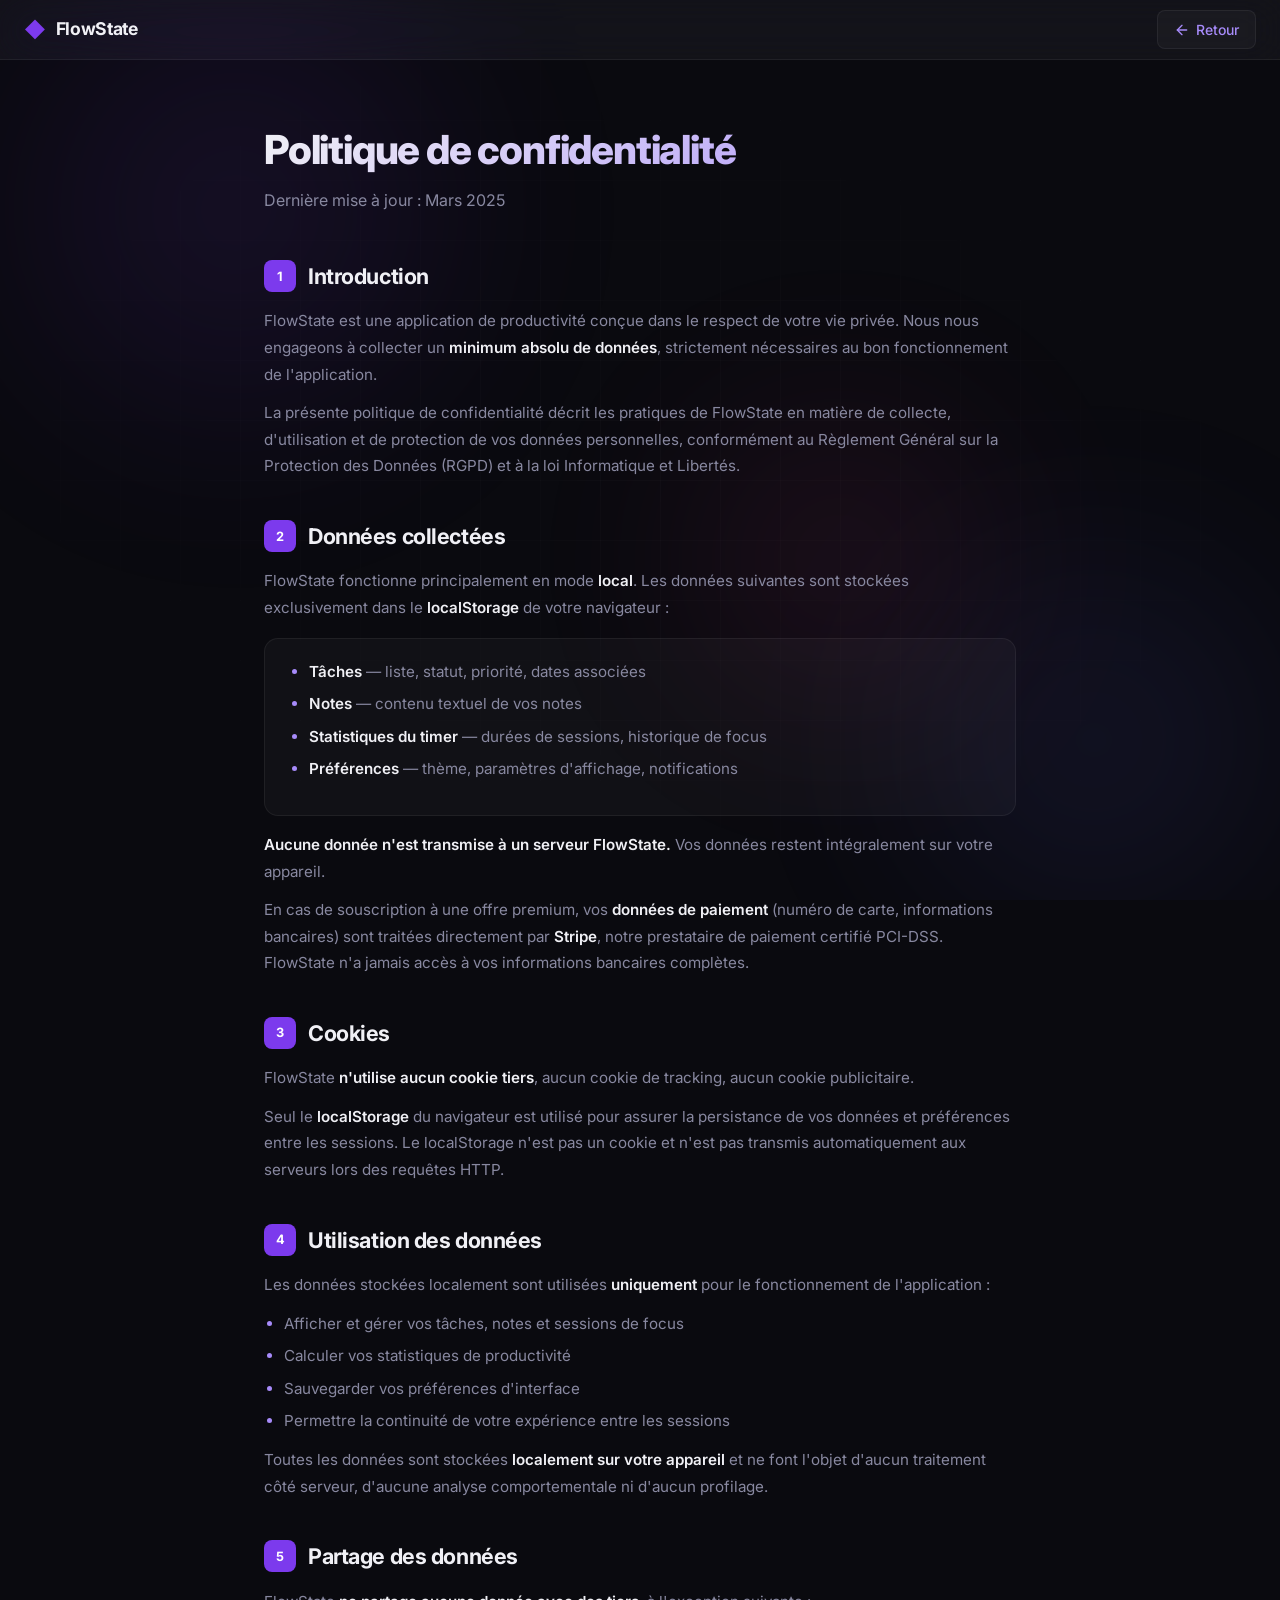
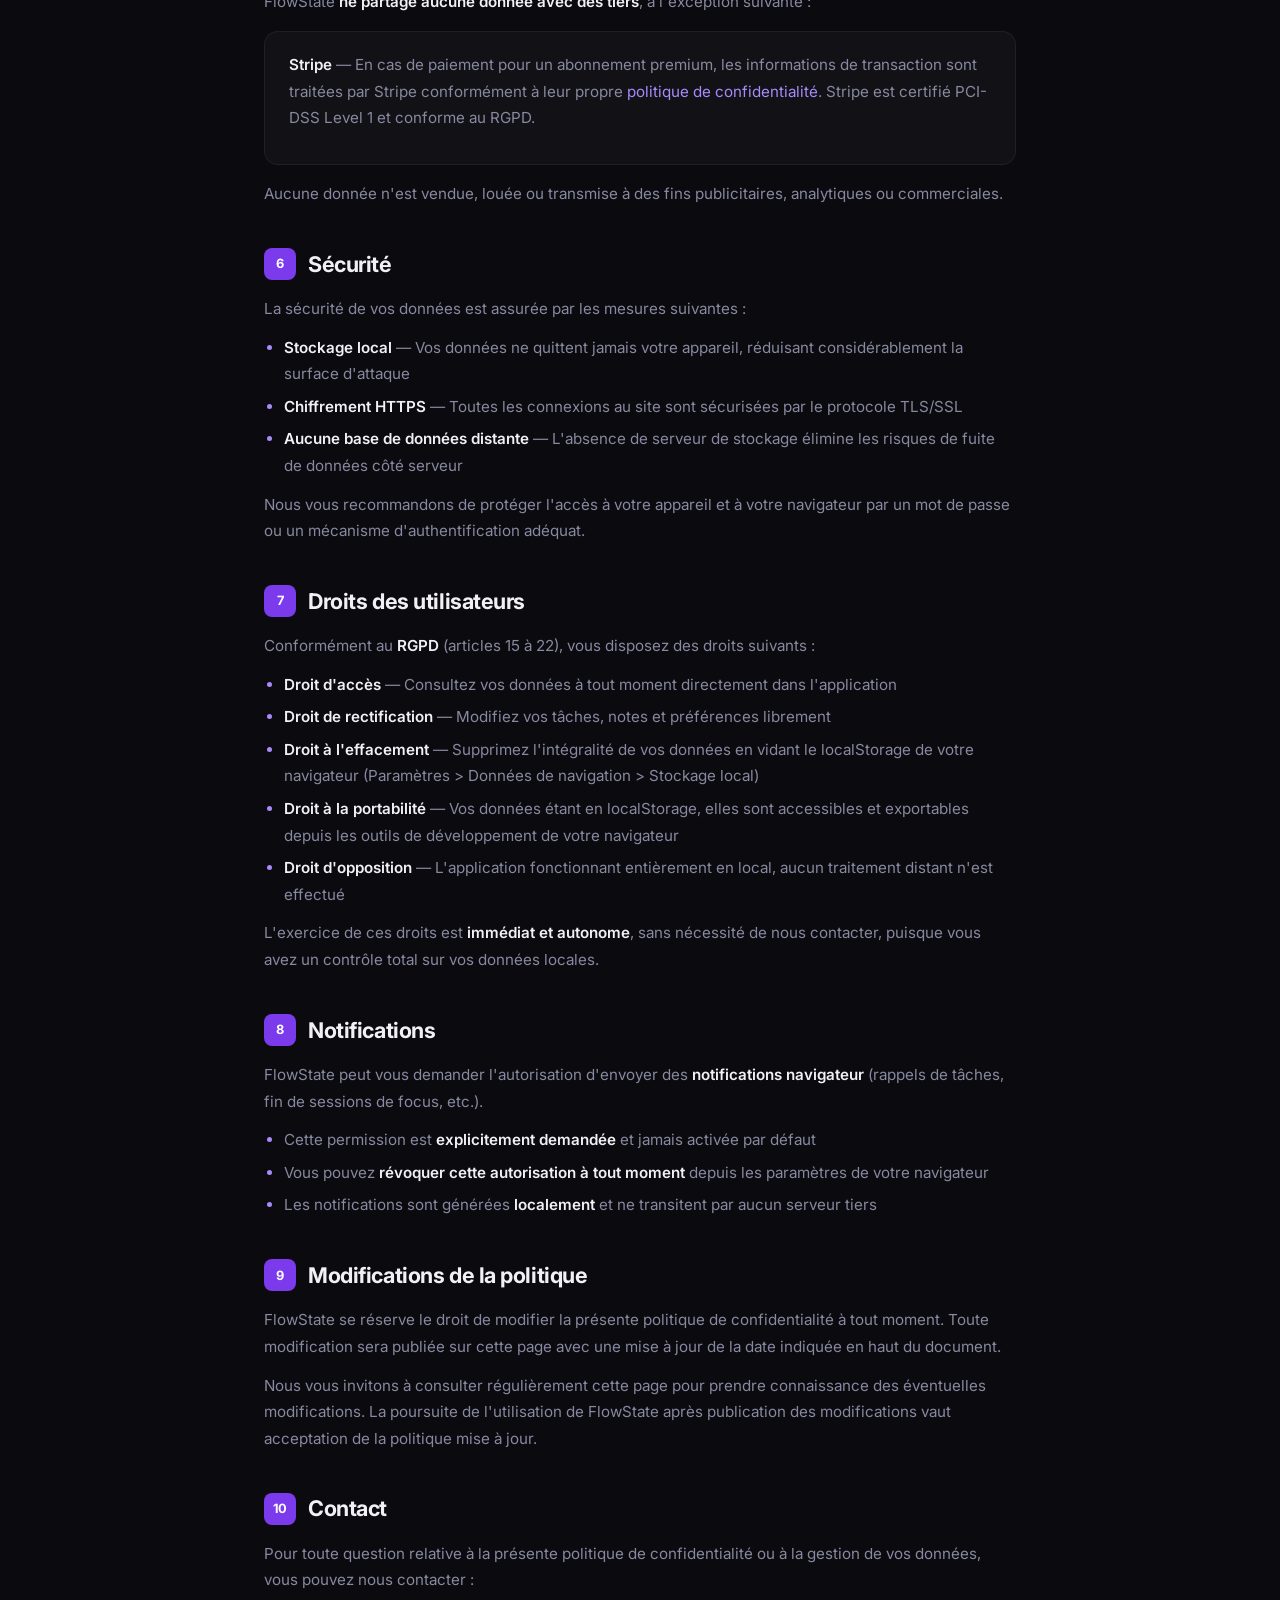
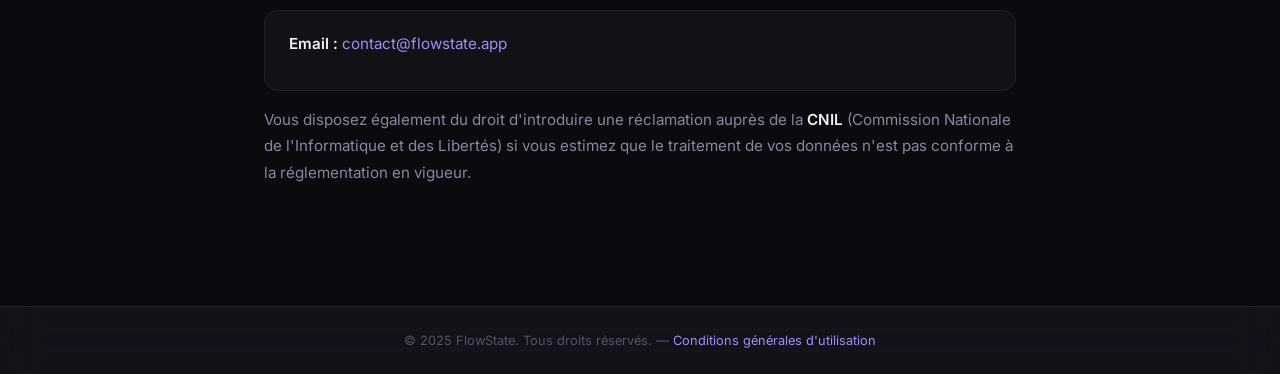
<file: privacy.html>
<!DOCTYPE html>
<html lang="fr" data-theme="dark">
<head>
  <meta charset="UTF-8">
  <meta name="viewport" content="width=device-width, initial-scale=1.0">
  <meta name="description" content="Politique de confidentialité de FlowState. Découvrez comment nous protégeons vos données.">
  <meta name="robots" content="index, follow, noarchive">
  <link rel="canonical" href="https://flowstate.app/privacy">
  <meta name="language" content="fr">
  <meta http-equiv="content-language" content="fr">

  <!-- Open Graph -->
  <meta property="og:type" content="website">
  <meta property="og:url" content="https://flowstate.app/privacy">
  <meta property="og:title" content="FlowState — Politique de confidentialité">
  <meta property="og:description" content="Politique de confidentialité de FlowState. Découvrez comment nous protégeons vos données.">
  <meta property="og:site_name" content="FlowState">
  <meta property="og:locale" content="fr_FR">

  <!-- Favicons -->
  <link rel="icon" type="image/svg+xml" href="assets/icon.svg">
  <link rel="apple-touch-icon" href="assets/icon.svg">

  <title>FlowState — Politique de confidentialité</title>
  <link rel="preconnect" href="https://fonts.googleapis.com">
  <link rel="preconnect" href="https://fonts.gstatic.com" crossorigin>
  <link href="https://fonts.googleapis.com/css2?family=Inter:wght@300;400;500;600;700;800;900&display=swap" rel="stylesheet">
  <link rel="stylesheet" href="css/style.css">
  <link rel="sitemap" type="application/xml" href="/sitemap.xml">
  <meta name="theme-color" content="#0a0a0f">
  <style>
    .legal-page {
      position: relative;
      z-index: 1;
      min-height: 100vh;
      display: flex;
      flex-direction: column;
    }

    .legal-header {
      position: sticky;
      top: 0;
      z-index: 100;
      height: 60px;
      display: flex;
      align-items: center;
      justify-content: space-between;
      padding: 0 24px;
      background: var(--bg-glass);
      backdrop-filter: blur(20px) saturate(1.5);
      -webkit-backdrop-filter: blur(20px) saturate(1.5);
      border-bottom: 1px solid var(--border-color);
    }

    .legal-header .logo {
      display: flex;
      align-items: center;
      gap: 10px;
      font-weight: 700;
      font-size: 1.1rem;
      letter-spacing: -0.02em;
      text-decoration: none;
      color: var(--text-primary);
    }

    .legal-header .logo-icon {
      color: var(--accent);
      font-size: 1.3rem;
    }

    .back-link {
      display: inline-flex;
      align-items: center;
      gap: 6px;
      color: var(--accent-light);
      text-decoration: none;
      font-size: 0.875rem;
      font-weight: 500;
      padding: 8px 16px;
      border-radius: var(--radius-sm);
      border: 1px solid var(--border-color);
      background: var(--bg-card);
      transition: all var(--transition-fast);
    }

    .back-link:hover {
      background: var(--bg-card-hover);
      border-color: var(--accent);
      color: var(--accent);
    }

    .back-link svg {
      width: 16px;
      height: 16px;
    }

    .legal-container {
      flex: 1;
      max-width: 800px;
      margin: 0 auto;
      padding: 60px 24px 80px;
      width: 100%;
    }

    .legal-title {
      font-size: 2.5rem;
      font-weight: 800;
      letter-spacing: -0.03em;
      margin-bottom: 8px;
      background: linear-gradient(135deg, var(--text-primary) 0%, var(--accent-light) 100%);
      -webkit-background-clip: text;
      -webkit-text-fill-color: transparent;
      background-clip: text;
    }

    .legal-subtitle {
      font-size: 1rem;
      color: var(--text-secondary);
      margin-bottom: 48px;
    }

    .legal-section {
      margin-bottom: 40px;
    }

    .legal-section h2 {
      font-size: 1.35rem;
      font-weight: 700;
      letter-spacing: -0.02em;
      margin-bottom: 16px;
      color: var(--text-primary);
      display: flex;
      align-items: center;
      gap: 12px;
    }

    .legal-section h2 .section-number {
      display: inline-flex;
      align-items: center;
      justify-content: center;
      width: 32px;
      height: 32px;
      border-radius: var(--radius-sm);
      background: var(--accent);
      color: white;
      font-size: 0.8rem;
      font-weight: 700;
      flex-shrink: 0;
    }

    .legal-section p,
    .legal-section ul {
      font-size: 0.95rem;
      line-height: 1.75;
      color: var(--text-secondary);
      margin-bottom: 12px;
    }

    .legal-section ul {
      padding-left: 20px;
    }

    .legal-section ul li {
      margin-bottom: 6px;
    }

    .legal-section ul li::marker {
      color: var(--accent-light);
    }

    .legal-section strong {
      color: var(--text-primary);
      font-weight: 600;
    }

    .legal-section a {
      color: var(--accent-light);
      text-decoration: none;
      border-bottom: 1px solid transparent;
      transition: border-color var(--transition-fast);
    }

    .legal-section a:hover {
      border-bottom-color: var(--accent-light);
    }

    .legal-card {
      background: var(--bg-card);
      border: 1px solid var(--border-color);
      border-radius: var(--radius-md);
      padding: 20px 24px;
      margin: 16px 0;
    }

    .legal-footer {
      border-top: 1px solid var(--border-color);
      background: var(--bg-glass);
      backdrop-filter: blur(20px) saturate(1.5);
      -webkit-backdrop-filter: blur(20px) saturate(1.5);
      padding: 24px;
      text-align: center;
    }

    .legal-footer p {
      font-size: 0.8rem;
      color: var(--text-muted);
    }

    .legal-footer a {
      color: var(--accent-light);
      text-decoration: none;
    }

    @media (max-width: 640px) {
      .legal-title {
        font-size: 1.75rem;
      }

      .legal-container {
        padding: 40px 16px 60px;
      }

      .legal-section h2 {
        font-size: 1.15rem;
      }
    }
  </style>
</head>
<body>
  <!-- Animated background -->
  <div class="bg-canvas">
    <div class="orb orb-1"></div>
    <div class="orb orb-2"></div>
    <div class="orb orb-3"></div>
    <div class="grid-overlay"></div>
  </div>

  <div class="legal-page">

    <!-- Header -->
    <header class="legal-header">
      <a href="landing.html" class="logo">
        <span class="logo-icon">&#9670;</span>
        <span class="logo-text">FlowState</span>
      </a>
      <a href="landing.html" class="back-link">
        <svg viewBox="0 0 24 24" fill="none" stroke="currentColor" stroke-width="2" stroke-linecap="round" stroke-linejoin="round"><path d="M19 12H5"/><path d="M12 19l-7-7 7-7"/></svg>
        Retour
      </a>
    </header>

    <!-- Content -->
    <div class="legal-container">
      <h1 class="legal-title">Politique de confidentialit&eacute;</h1>
      <p class="legal-subtitle">Derni&egrave;re mise &agrave; jour : Mars 2025</p>

      <!-- 1. Introduction -->
      <section class="legal-section">
        <h2><span class="section-number">1</span> Introduction</h2>
        <p>
          FlowState est une application de productivit&eacute; con&ccedil;ue dans le respect de votre vie priv&eacute;e. Nous nous engageons &agrave; collecter un <strong>minimum absolu de donn&eacute;es</strong>, strictement n&eacute;cessaires au bon fonctionnement de l'application.
        </p>
        <p>
          La pr&eacute;sente politique de confidentialit&eacute; d&eacute;crit les pratiques de FlowState en mati&egrave;re de collecte, d'utilisation et de protection de vos donn&eacute;es personnelles, conform&eacute;ment au R&egrave;glement G&eacute;n&eacute;ral sur la Protection des Donn&eacute;es (RGPD) et &agrave; la loi Informatique et Libert&eacute;s.
        </p>
      </section>

      <!-- 2. Données collectées -->
      <section class="legal-section">
        <h2><span class="section-number">2</span> Donn&eacute;es collect&eacute;es</h2>
        <p>
          FlowState fonctionne principalement en mode <strong>local</strong>. Les donn&eacute;es suivantes sont stock&eacute;es exclusivement dans le <strong>localStorage</strong> de votre navigateur :
        </p>
        <div class="legal-card">
          <ul>
            <li><strong>T&acirc;ches</strong> &mdash; liste, statut, priorit&eacute;, dates associ&eacute;es</li>
            <li><strong>Notes</strong> &mdash; contenu textuel de vos notes</li>
            <li><strong>Statistiques du timer</strong> &mdash; dur&eacute;es de sessions, historique de focus</li>
            <li><strong>Pr&eacute;f&eacute;rences</strong> &mdash; th&egrave;me, param&egrave;tres d'affichage, notifications</li>
          </ul>
        </div>
        <p>
          <strong>Aucune donn&eacute;e n'est transmise &agrave; un serveur FlowState.</strong> Vos donn&eacute;es restent int&eacute;gralement sur votre appareil.
        </p>
        <p>
          En cas de souscription &agrave; une offre premium, vos <strong>donn&eacute;es de paiement</strong> (num&eacute;ro de carte, informations bancaires) sont trait&eacute;es directement par <strong>Stripe</strong>, notre prestataire de paiement certifi&eacute; PCI-DSS. FlowState n'a jamais acc&egrave;s &agrave; vos informations bancaires compl&egrave;tes.
        </p>
      </section>

      <!-- 3. Cookies -->
      <section class="legal-section">
        <h2><span class="section-number">3</span> Cookies</h2>
        <p>
          FlowState <strong>n'utilise aucun cookie tiers</strong>, aucun cookie de tracking, aucun cookie publicitaire.
        </p>
        <p>
          Seul le <strong>localStorage</strong> du navigateur est utilis&eacute; pour assurer la persistance de vos donn&eacute;es et pr&eacute;f&eacute;rences entre les sessions. Le localStorage n'est pas un cookie et n'est pas transmis automatiquement aux serveurs lors des requ&ecirc;tes HTTP.
        </p>
      </section>

      <!-- 4. Utilisation des données -->
      <section class="legal-section">
        <h2><span class="section-number">4</span> Utilisation des donn&eacute;es</h2>
        <p>
          Les donn&eacute;es stock&eacute;es localement sont utilis&eacute;es <strong>uniquement</strong> pour le fonctionnement de l'application :
        </p>
        <ul>
          <li>Afficher et g&eacute;rer vos t&acirc;ches, notes et sessions de focus</li>
          <li>Calculer vos statistiques de productivit&eacute;</li>
          <li>Sauvegarder vos pr&eacute;f&eacute;rences d'interface</li>
          <li>Permettre la continuit&eacute; de votre exp&eacute;rience entre les sessions</li>
        </ul>
        <p>
          Toutes les donn&eacute;es sont stock&eacute;es <strong>localement sur votre appareil</strong> et ne font l'objet d'aucun traitement c&ocirc;t&eacute; serveur, d'aucune analyse comportementale ni d'aucun profilage.
        </p>
      </section>

      <!-- 5. Partage des données -->
      <section class="legal-section">
        <h2><span class="section-number">5</span> Partage des donn&eacute;es</h2>
        <p>
          FlowState <strong>ne partage aucune donn&eacute;e avec des tiers</strong>, &agrave; l'exception suivante :
        </p>
        <div class="legal-card">
          <p>
            <strong>Stripe</strong> &mdash; En cas de paiement pour un abonnement premium, les informations de transaction sont trait&eacute;es par Stripe conform&eacute;ment &agrave; leur propre <a href="https://stripe.com/fr/privacy" target="_blank" rel="noopener">politique de confidentialit&eacute;</a>. Stripe est certifi&eacute; PCI-DSS Level 1 et conforme au RGPD.
          </p>
        </div>
        <p>
          Aucune donn&eacute;e n'est vendue, lou&eacute;e ou transmise &agrave; des fins publicitaires, analytiques ou commerciales.
        </p>
      </section>

      <!-- 6. Sécurité -->
      <section class="legal-section">
        <h2><span class="section-number">6</span> S&eacute;curit&eacute;</h2>
        <p>
          La s&eacute;curit&eacute; de vos donn&eacute;es est assur&eacute;e par les mesures suivantes :
        </p>
        <ul>
          <li><strong>Stockage local</strong> &mdash; Vos donn&eacute;es ne quittent jamais votre appareil, r&eacute;duisant consid&eacute;rablement la surface d'attaque</li>
          <li><strong>Chiffrement HTTPS</strong> &mdash; Toutes les connexions au site sont s&eacute;curis&eacute;es par le protocole TLS/SSL</li>
          <li><strong>Aucune base de donn&eacute;es distante</strong> &mdash; L'absence de serveur de stockage &eacute;limine les risques de fuite de donn&eacute;es c&ocirc;t&eacute; serveur</li>
        </ul>
        <p>
          Nous vous recommandons de prot&eacute;ger l'acc&egrave;s &agrave; votre appareil et &agrave; votre navigateur par un mot de passe ou un m&eacute;canisme d'authentification ad&eacute;quat.
        </p>
      </section>

      <!-- 7. Droits des utilisateurs -->
      <section class="legal-section">
        <h2><span class="section-number">7</span> Droits des utilisateurs</h2>
        <p>
          Conform&eacute;ment au <strong>RGPD</strong> (articles 15 &agrave; 22), vous disposez des droits suivants :
        </p>
        <ul>
          <li><strong>Droit d'acc&egrave;s</strong> &mdash; Consultez vos donn&eacute;es &agrave; tout moment directement dans l'application</li>
          <li><strong>Droit de rectification</strong> &mdash; Modifiez vos t&acirc;ches, notes et pr&eacute;f&eacute;rences librement</li>
          <li><strong>Droit &agrave; l'effacement</strong> &mdash; Supprimez l'int&eacute;gralit&eacute; de vos donn&eacute;es en vidant le localStorage de votre navigateur (Param&egrave;tres &gt; Donn&eacute;es de navigation &gt; Stockage local)</li>
          <li><strong>Droit &agrave; la portabilit&eacute;</strong> &mdash; Vos donn&eacute;es &eacute;tant en localStorage, elles sont accessibles et exportables depuis les outils de d&eacute;veloppement de votre navigateur</li>
          <li><strong>Droit d'opposition</strong> &mdash; L'application fonctionnant enti&egrave;rement en local, aucun traitement distant n'est effectu&eacute;</li>
        </ul>
        <p>
          L'exercice de ces droits est <strong>imm&eacute;diat et autonome</strong>, sans n&eacute;cessit&eacute; de nous contacter, puisque vous avez un contr&ocirc;le total sur vos donn&eacute;es locales.
        </p>
      </section>

      <!-- 8. Notifications -->
      <section class="legal-section">
        <h2><span class="section-number">8</span> Notifications</h2>
        <p>
          FlowState peut vous demander l'autorisation d'envoyer des <strong>notifications navigateur</strong> (rappels de t&acirc;ches, fin de sessions de focus, etc.).
        </p>
        <ul>
          <li>Cette permission est <strong>explicitement demand&eacute;e</strong> et jamais activ&eacute;e par d&eacute;faut</li>
          <li>Vous pouvez <strong>r&eacute;voquer cette autorisation &agrave; tout moment</strong> depuis les param&egrave;tres de votre navigateur</li>
          <li>Les notifications sont g&eacute;n&eacute;r&eacute;es <strong>localement</strong> et ne transitent par aucun serveur tiers</li>
        </ul>
      </section>

      <!-- 9. Modifications -->
      <section class="legal-section">
        <h2><span class="section-number">9</span> Modifications de la politique</h2>
        <p>
          FlowState se r&eacute;serve le droit de modifier la pr&eacute;sente politique de confidentialit&eacute; &agrave; tout moment. Toute modification sera publi&eacute;e sur cette page avec une mise &agrave; jour de la date indiqu&eacute;e en haut du document.
        </p>
        <p>
          Nous vous invitons &agrave; consulter r&eacute;guli&egrave;rement cette page pour prendre connaissance des &eacute;ventuelles modifications. La poursuite de l'utilisation de FlowState apr&egrave;s publication des modifications vaut acceptation de la politique mise &agrave; jour.
        </p>
      </section>

      <!-- 10. Contact -->
      <section class="legal-section">
        <h2><span class="section-number">10</span> Contact</h2>
        <p>
          Pour toute question relative &agrave; la pr&eacute;sente politique de confidentialit&eacute; ou &agrave; la gestion de vos donn&eacute;es, vous pouvez nous contacter :
        </p>
        <div class="legal-card">
          <p><strong>Email :</strong> <a href="mailto:contact@flowstate.app">contact@flowstate.app</a></p>
        </div>
        <p>
          Vous disposez &eacute;galement du droit d'introduire une r&eacute;clamation aupr&egrave;s de la <strong>CNIL</strong> (Commission Nationale de l'Informatique et des Libert&eacute;s) si vous estimez que le traitement de vos donn&eacute;es n'est pas conforme &agrave; la r&eacute;glementation en vigueur.
        </p>
      </section>
    </div>

    <!-- Footer -->
    <footer class="legal-footer">
      <p>&copy; 2025 FlowState. Tous droits r&eacute;serv&eacute;s. &mdash; <a href="terms.html">Conditions g&eacute;n&eacute;rales d'utilisation</a></p>
    </footer>
  </div>
</body>
</html>
</file>
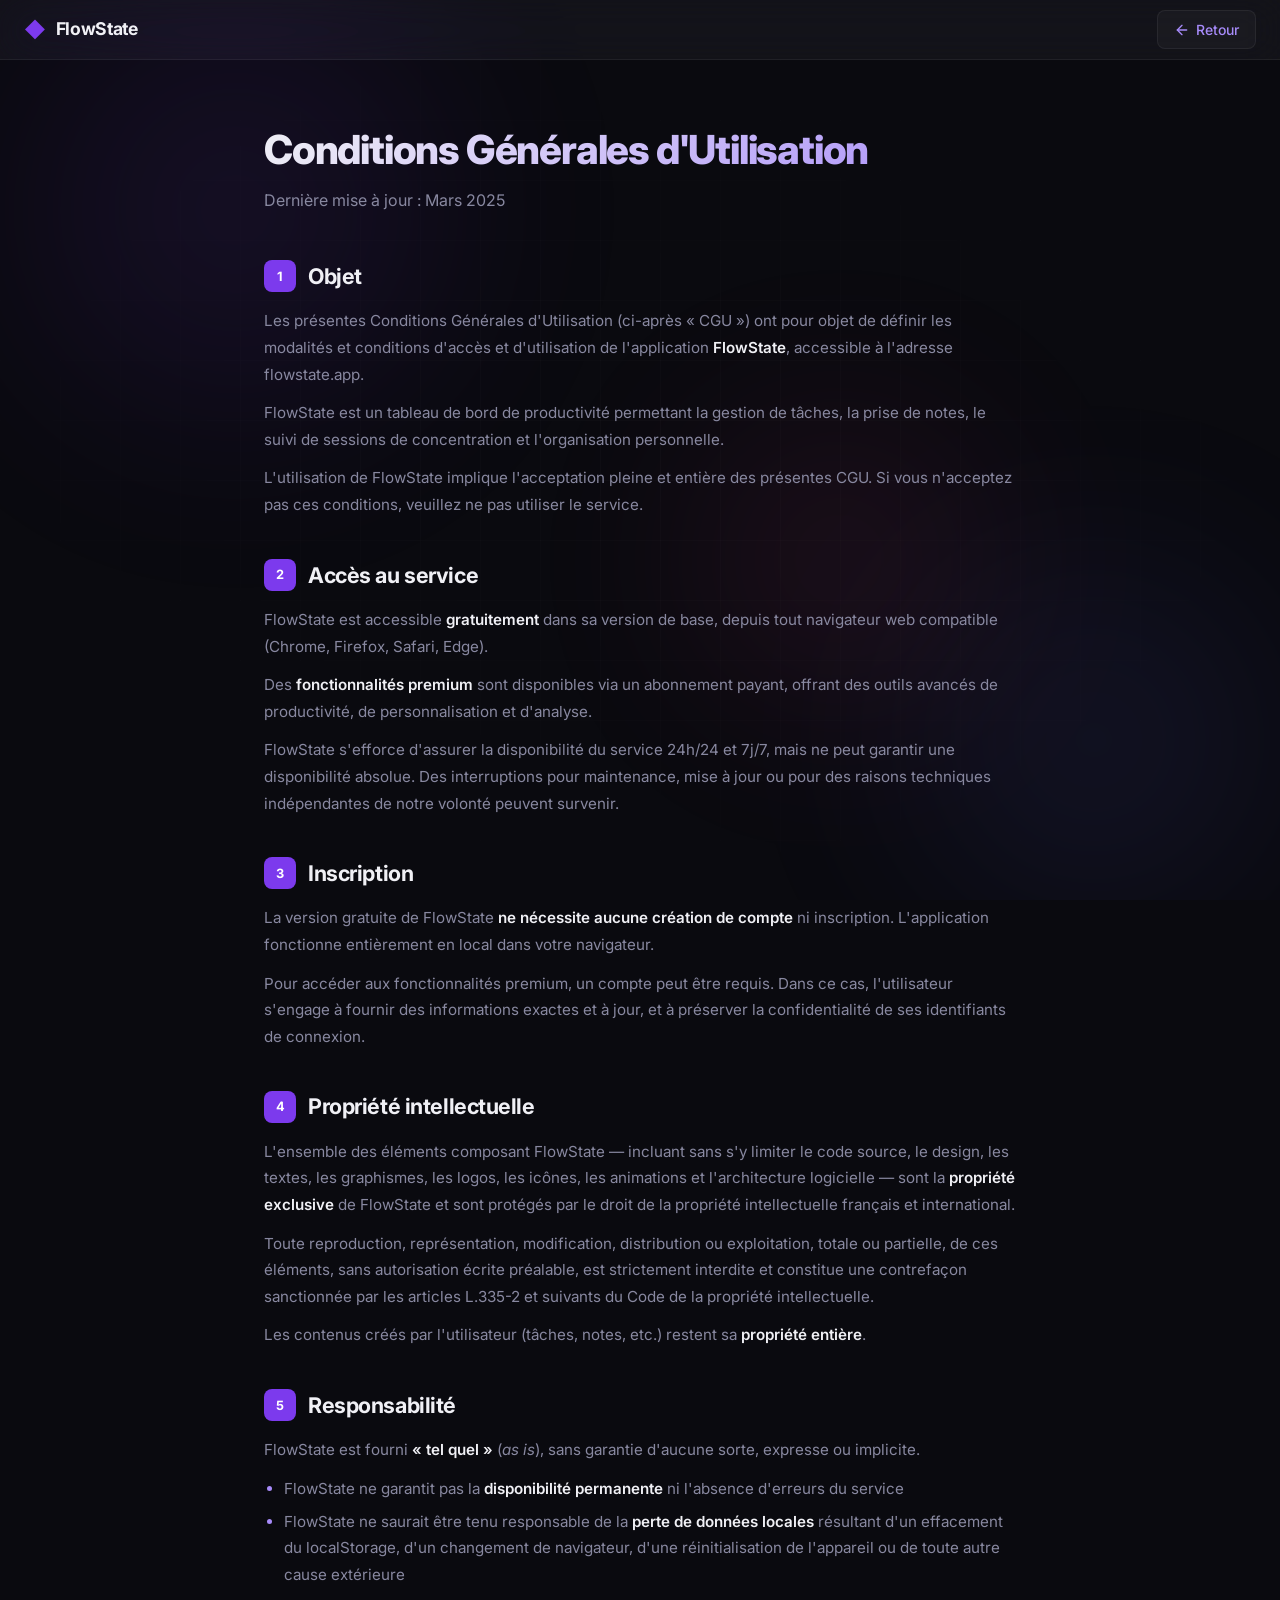
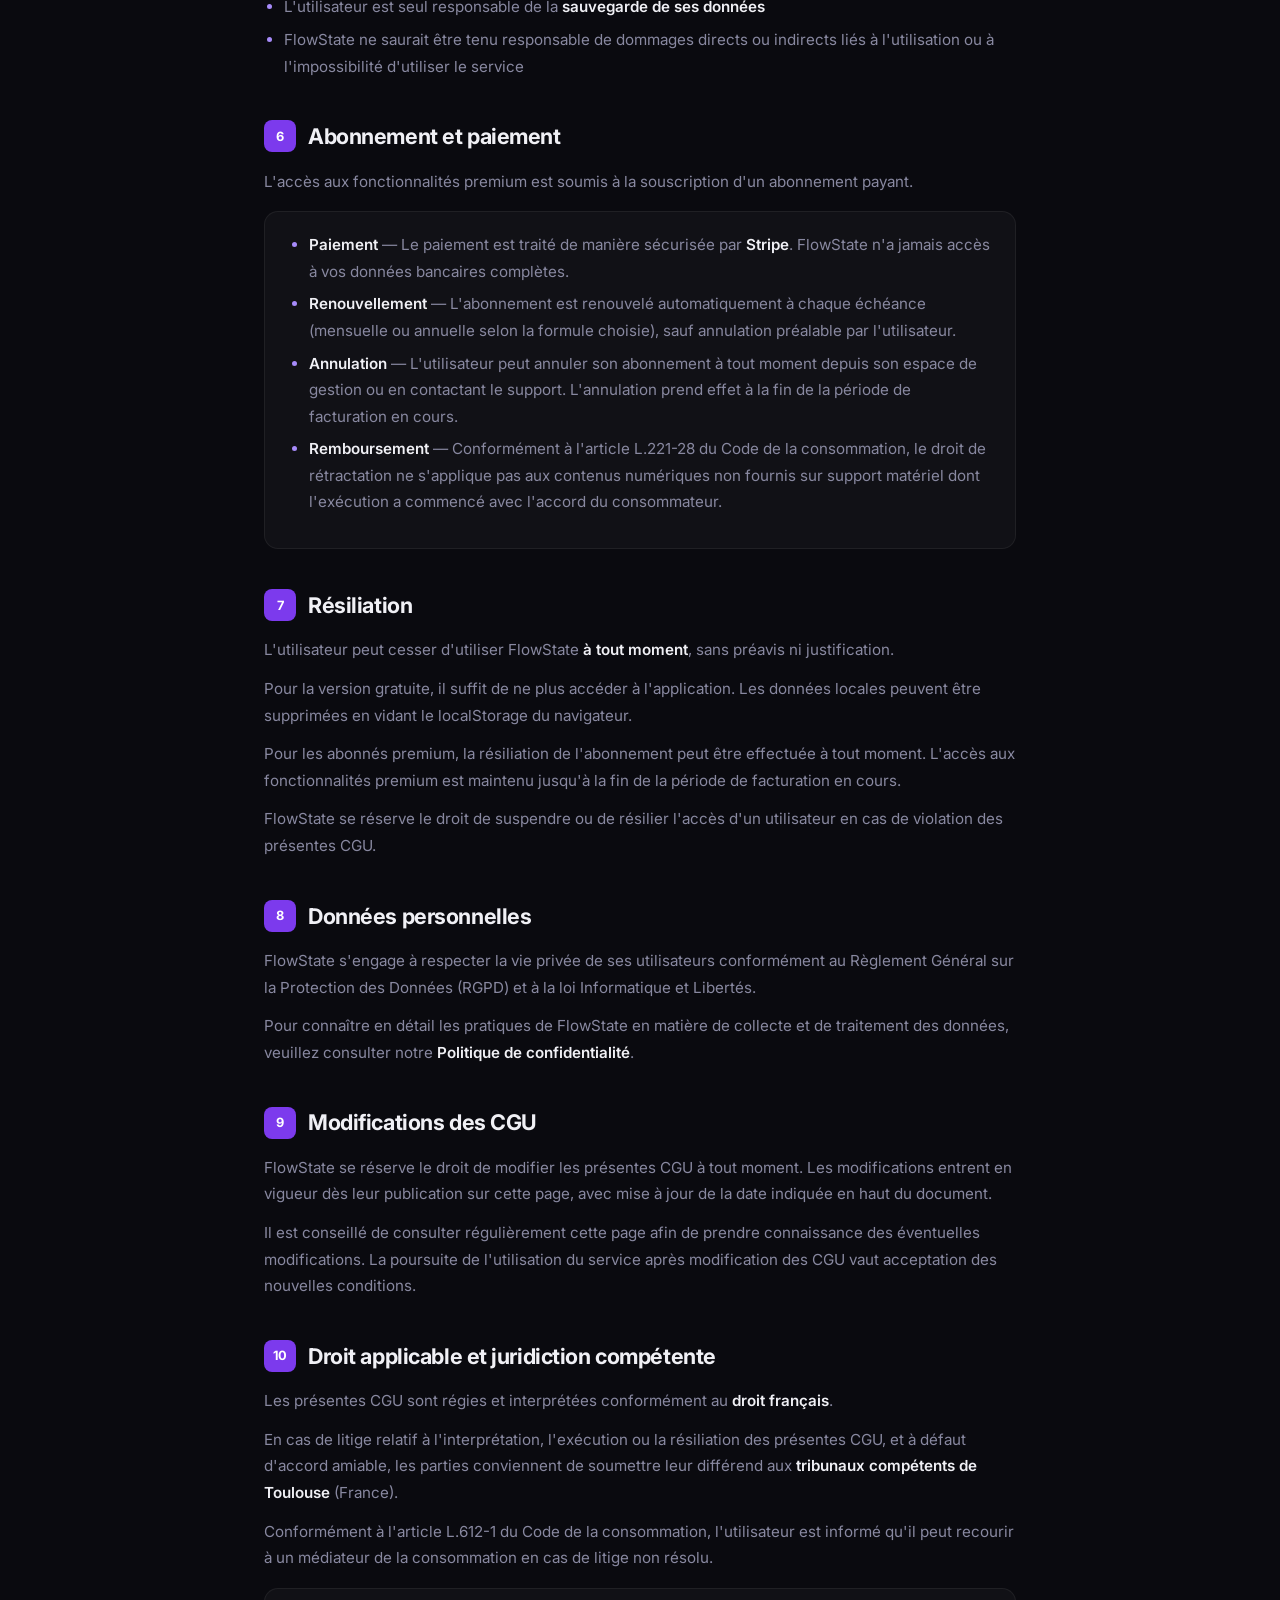
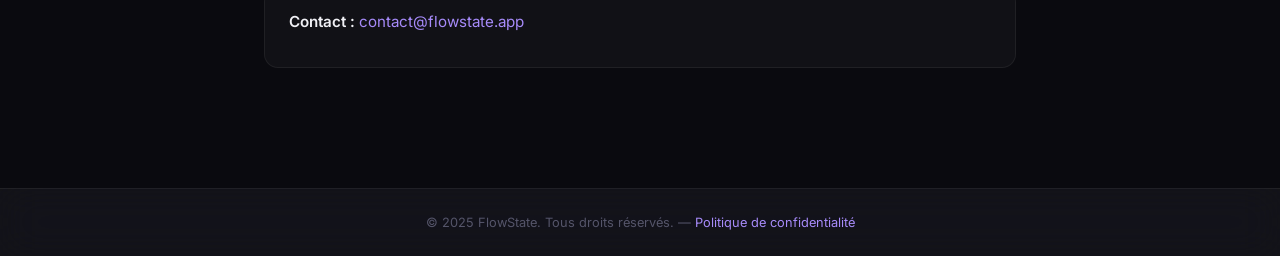
<file: terms.html>
<!DOCTYPE html>
<html lang="fr" data-theme="dark">
<head>
  <meta charset="UTF-8">
  <meta name="viewport" content="width=device-width, initial-scale=1.0">
  <meta name="description" content="Conditions générales d'utilisation de FlowState. Consultez les règles d'utilisation de notre dashboard de productivité gamifié.">
  <meta name="robots" content="index, follow, noarchive">
  <link rel="canonical" href="https://flowstate.app/terms">
  <meta name="language" content="fr">
  <meta http-equiv="content-language" content="fr">

  <!-- Open Graph -->
  <meta property="og:type" content="website">
  <meta property="og:url" content="https://flowstate.app/terms">
  <meta property="og:title" content="FlowState — Conditions Générales d'Utilisation">
  <meta property="og:description" content="Conditions générales d'utilisation de FlowState.">
  <meta property="og:site_name" content="FlowState">
  <meta property="og:locale" content="fr_FR">

  <!-- Favicons -->
  <link rel="icon" type="image/svg+xml" href="assets/icon.svg">
  <link rel="apple-touch-icon" href="assets/icon.svg">

  <title>FlowState — Conditions G&eacute;n&eacute;rales d'Utilisation</title>
  <link rel="preconnect" href="https://fonts.googleapis.com">
  <link rel="preconnect" href="https://fonts.gstatic.com" crossorigin>
  <link href="https://fonts.googleapis.com/css2?family=Inter:wght@300;400;500;600;700;800;900&display=swap" rel="stylesheet">
  <link rel="stylesheet" href="css/style.css">
  <link rel="sitemap" type="application/xml" href="/sitemap.xml">
  <meta name="theme-color" content="#0a0a0f">
  <style>
    .legal-page {
      position: relative;
      z-index: 1;
      min-height: 100vh;
      display: flex;
      flex-direction: column;
    }

    .legal-header {
      position: sticky;
      top: 0;
      z-index: 100;
      height: 60px;
      display: flex;
      align-items: center;
      justify-content: space-between;
      padding: 0 24px;
      background: var(--bg-glass);
      backdrop-filter: blur(20px) saturate(1.5);
      -webkit-backdrop-filter: blur(20px) saturate(1.5);
      border-bottom: 1px solid var(--border-color);
    }

    .legal-header .logo {
      display: flex;
      align-items: center;
      gap: 10px;
      font-weight: 700;
      font-size: 1.1rem;
      letter-spacing: -0.02em;
      text-decoration: none;
      color: var(--text-primary);
    }

    .legal-header .logo-icon {
      color: var(--accent);
      font-size: 1.3rem;
    }

    .back-link {
      display: inline-flex;
      align-items: center;
      gap: 6px;
      color: var(--accent-light);
      text-decoration: none;
      font-size: 0.875rem;
      font-weight: 500;
      padding: 8px 16px;
      border-radius: var(--radius-sm);
      border: 1px solid var(--border-color);
      background: var(--bg-card);
      transition: all var(--transition-fast);
    }

    .back-link:hover {
      background: var(--bg-card-hover);
      border-color: var(--accent);
      color: var(--accent);
    }

    .back-link svg {
      width: 16px;
      height: 16px;
    }

    .legal-container {
      flex: 1;
      max-width: 800px;
      margin: 0 auto;
      padding: 60px 24px 80px;
      width: 100%;
    }

    .legal-title {
      font-size: 2.5rem;
      font-weight: 800;
      letter-spacing: -0.03em;
      margin-bottom: 8px;
      background: linear-gradient(135deg, var(--text-primary) 0%, var(--accent-light) 100%);
      -webkit-background-clip: text;
      -webkit-text-fill-color: transparent;
      background-clip: text;
    }

    .legal-subtitle {
      font-size: 1rem;
      color: var(--text-secondary);
      margin-bottom: 48px;
    }

    .legal-section {
      margin-bottom: 40px;
    }

    .legal-section h2 {
      font-size: 1.35rem;
      font-weight: 700;
      letter-spacing: -0.02em;
      margin-bottom: 16px;
      color: var(--text-primary);
      display: flex;
      align-items: center;
      gap: 12px;
    }

    .legal-section h2 .section-number {
      display: inline-flex;
      align-items: center;
      justify-content: center;
      width: 32px;
      height: 32px;
      border-radius: var(--radius-sm);
      background: var(--accent);
      color: white;
      font-size: 0.8rem;
      font-weight: 700;
      flex-shrink: 0;
    }

    .legal-section p,
    .legal-section ul {
      font-size: 0.95rem;
      line-height: 1.75;
      color: var(--text-secondary);
      margin-bottom: 12px;
    }

    .legal-section ul {
      padding-left: 20px;
    }

    .legal-section ul li {
      margin-bottom: 6px;
    }

    .legal-section ul li::marker {
      color: var(--accent-light);
    }

    .legal-section strong {
      color: var(--text-primary);
      font-weight: 600;
    }

    .legal-section a {
      color: var(--accent-light);
      text-decoration: none;
      border-bottom: 1px solid transparent;
      transition: border-color var(--transition-fast);
    }

    .legal-section a:hover {
      border-bottom-color: var(--accent-light);
    }

    .legal-card {
      background: var(--bg-card);
      border: 1px solid var(--border-color);
      border-radius: var(--radius-md);
      padding: 20px 24px;
      margin: 16px 0;
    }

    .legal-footer {
      border-top: 1px solid var(--border-color);
      background: var(--bg-glass);
      backdrop-filter: blur(20px) saturate(1.5);
      -webkit-backdrop-filter: blur(20px) saturate(1.5);
      padding: 24px;
      text-align: center;
    }

    .legal-footer p {
      font-size: 0.8rem;
      color: var(--text-muted);
    }

    .legal-footer a {
      color: var(--accent-light);
      text-decoration: none;
    }

    @media (max-width: 640px) {
      .legal-title {
        font-size: 1.75rem;
      }

      .legal-container {
        padding: 40px 16px 60px;
      }

      .legal-section h2 {
        font-size: 1.15rem;
      }
    }
  </style>
</head>
<body>
  <!-- Animated background -->
  <div class="bg-canvas">
    <div class="orb orb-1"></div>
    <div class="orb orb-2"></div>
    <div class="orb orb-3"></div>
    <div class="grid-overlay"></div>
  </div>

  <div class="legal-page">

    <!-- Header -->
    <header class="legal-header">
      <a href="landing.html" class="logo">
        <span class="logo-icon">&#9670;</span>
        <span class="logo-text">FlowState</span>
      </a>
      <a href="landing.html" class="back-link">
        <svg viewBox="0 0 24 24" fill="none" stroke="currentColor" stroke-width="2" stroke-linecap="round" stroke-linejoin="round"><path d="M19 12H5"/><path d="M12 19l-7-7 7-7"/></svg>
        Retour
      </a>
    </header>

    <!-- Content -->
    <div class="legal-container">
      <h1 class="legal-title">Conditions G&eacute;n&eacute;rales d'Utilisation</h1>
      <p class="legal-subtitle">Derni&egrave;re mise &agrave; jour : Mars 2025</p>

      <!-- 1. Objet -->
      <section class="legal-section">
        <h2><span class="section-number">1</span> Objet</h2>
        <p>
          Les pr&eacute;sentes Conditions G&eacute;n&eacute;rales d'Utilisation (ci-apr&egrave;s &laquo; CGU &raquo;) ont pour objet de d&eacute;finir les modalit&eacute;s et conditions d'acc&egrave;s et d'utilisation de l'application <strong>FlowState</strong>, accessible &agrave; l'adresse flowstate.app.
        </p>
        <p>
          FlowState est un tableau de bord de productivit&eacute; permettant la gestion de t&acirc;ches, la prise de notes, le suivi de sessions de concentration et l'organisation personnelle.
        </p>
        <p>
          L'utilisation de FlowState implique l'acceptation pleine et enti&egrave;re des pr&eacute;sentes CGU. Si vous n'acceptez pas ces conditions, veuillez ne pas utiliser le service.
        </p>
      </section>

      <!-- 2. Accès au service -->
      <section class="legal-section">
        <h2><span class="section-number">2</span> Acc&egrave;s au service</h2>
        <p>
          FlowState est accessible <strong>gratuitement</strong> dans sa version de base, depuis tout navigateur web compatible (Chrome, Firefox, Safari, Edge).
        </p>
        <p>
          Des <strong>fonctionnalit&eacute;s premium</strong> sont disponibles via un abonnement payant, offrant des outils avanc&eacute;s de productivit&eacute;, de personnalisation et d'analyse.
        </p>
        <p>
          FlowState s'efforce d'assurer la disponibilit&eacute; du service 24h/24 et 7j/7, mais ne peut garantir une disponibilit&eacute; absolue. Des interruptions pour maintenance, mise &agrave; jour ou pour des raisons techniques ind&eacute;pendantes de notre volont&eacute; peuvent survenir.
        </p>
      </section>

      <!-- 3. Inscription -->
      <section class="legal-section">
        <h2><span class="section-number">3</span> Inscription</h2>
        <p>
          La version gratuite de FlowState <strong>ne n&eacute;cessite aucune cr&eacute;ation de compte</strong> ni inscription. L'application fonctionne enti&egrave;rement en local dans votre navigateur.
        </p>
        <p>
          Pour acc&eacute;der aux fonctionnalit&eacute;s premium, un compte peut &ecirc;tre requis. Dans ce cas, l'utilisateur s'engage &agrave; fournir des informations exactes et &agrave; jour, et &agrave; pr&eacute;server la confidentialit&eacute; de ses identifiants de connexion.
        </p>
      </section>

      <!-- 4. Propriété intellectuelle -->
      <section class="legal-section">
        <h2><span class="section-number">4</span> Propri&eacute;t&eacute; intellectuelle</h2>
        <p>
          L'ensemble des &eacute;l&eacute;ments composant FlowState &mdash; incluant sans s'y limiter le code source, le design, les textes, les graphismes, les logos, les ic&ocirc;nes, les animations et l'architecture logicielle &mdash; sont la <strong>propri&eacute;t&eacute; exclusive</strong> de FlowState et sont prot&eacute;g&eacute;s par le droit de la propri&eacute;t&eacute; intellectuelle fran&ccedil;ais et international.
        </p>
        <p>
          Toute reproduction, repr&eacute;sentation, modification, distribution ou exploitation, totale ou partielle, de ces &eacute;l&eacute;ments, sans autorisation &eacute;crite pr&eacute;alable, est strictement interdite et constitue une contrefa&ccedil;on sanctionn&eacute;e par les articles L.335-2 et suivants du Code de la propri&eacute;t&eacute; intellectuelle.
        </p>
        <p>
          Les contenus cr&eacute;&eacute;s par l'utilisateur (t&acirc;ches, notes, etc.) restent sa <strong>propri&eacute;t&eacute; enti&egrave;re</strong>.
        </p>
      </section>

      <!-- 5. Responsabilité -->
      <section class="legal-section">
        <h2><span class="section-number">5</span> Responsabilit&eacute;</h2>
        <p>
          FlowState est fourni <strong>&laquo; tel quel &raquo;</strong> (<em>as is</em>), sans garantie d'aucune sorte, expresse ou implicite.
        </p>
        <ul>
          <li>FlowState ne garantit pas la <strong>disponibilit&eacute; permanente</strong> ni l'absence d'erreurs du service</li>
          <li>FlowState ne saurait &ecirc;tre tenu responsable de la <strong>perte de donn&eacute;es locales</strong> r&eacute;sultant d'un effacement du localStorage, d'un changement de navigateur, d'une r&eacute;initialisation de l'appareil ou de toute autre cause ext&eacute;rieure</li>
          <li>L'utilisateur est seul responsable de la <strong>sauvegarde de ses donn&eacute;es</strong></li>
          <li>FlowState ne saurait &ecirc;tre tenu responsable de dommages directs ou indirects li&eacute;s &agrave; l'utilisation ou &agrave; l'impossibilit&eacute; d'utiliser le service</li>
        </ul>
      </section>

      <!-- 6. Abonnement et paiement -->
      <section class="legal-section">
        <h2><span class="section-number">6</span> Abonnement et paiement</h2>
        <p>
          L'acc&egrave;s aux fonctionnalit&eacute;s premium est soumis &agrave; la souscription d'un abonnement payant.
        </p>
        <div class="legal-card">
          <ul>
            <li><strong>Paiement</strong> &mdash; Le paiement est trait&eacute; de mani&egrave;re s&eacute;curis&eacute;e par <strong>Stripe</strong>. FlowState n'a jamais acc&egrave;s &agrave; vos donn&eacute;es bancaires compl&egrave;tes.</li>
            <li><strong>Renouvellement</strong> &mdash; L'abonnement est renouvel&eacute; automatiquement &agrave; chaque &eacute;ch&eacute;ance (mensuelle ou annuelle selon la formule choisie), sauf annulation pr&eacute;alable par l'utilisateur.</li>
            <li><strong>Annulation</strong> &mdash; L'utilisateur peut annuler son abonnement &agrave; tout moment depuis son espace de gestion ou en contactant le support. L'annulation prend effet &agrave; la fin de la p&eacute;riode de facturation en cours.</li>
            <li><strong>Remboursement</strong> &mdash; Conform&eacute;ment &agrave; l'article L.221-28 du Code de la consommation, le droit de r&eacute;tractation ne s'applique pas aux contenus num&eacute;riques non fournis sur support mat&eacute;riel dont l'ex&eacute;cution a commenc&eacute; avec l'accord du consommateur.</li>
          </ul>
        </div>
      </section>

      <!-- 7. Résiliation -->
      <section class="legal-section">
        <h2><span class="section-number">7</span> R&eacute;siliation</h2>
        <p>
          L'utilisateur peut cesser d'utiliser FlowState <strong>&agrave; tout moment</strong>, sans pr&eacute;avis ni justification.
        </p>
        <p>
          Pour la version gratuite, il suffit de ne plus acc&eacute;der &agrave; l'application. Les donn&eacute;es locales peuvent &ecirc;tre supprim&eacute;es en vidant le localStorage du navigateur.
        </p>
        <p>
          Pour les abonn&eacute;s premium, la r&eacute;siliation de l'abonnement peut &ecirc;tre effectu&eacute;e &agrave; tout moment. L'acc&egrave;s aux fonctionnalit&eacute;s premium est maintenu jusqu'&agrave; la fin de la p&eacute;riode de facturation en cours.
        </p>
        <p>
          FlowState se r&eacute;serve le droit de suspendre ou de r&eacute;silier l'acc&egrave;s d'un utilisateur en cas de violation des pr&eacute;sentes CGU.
        </p>
      </section>

      <!-- 8. Données personnelles -->
      <section class="legal-section">
        <h2><span class="section-number">8</span> Donn&eacute;es personnelles</h2>
        <p>
          FlowState s'engage &agrave; respecter la vie priv&eacute;e de ses utilisateurs conform&eacute;ment au R&egrave;glement G&eacute;n&eacute;ral sur la Protection des Donn&eacute;es (RGPD) et &agrave; la loi Informatique et Libert&eacute;s.
        </p>
        <p>
          Pour conna&icirc;tre en d&eacute;tail les pratiques de FlowState en mati&egrave;re de collecte et de traitement des donn&eacute;es, veuillez consulter notre <a href="privacy.html"><strong>Politique de confidentialit&eacute;</strong></a>.
        </p>
      </section>

      <!-- 9. Modifications des CGU -->
      <section class="legal-section">
        <h2><span class="section-number">9</span> Modifications des CGU</h2>
        <p>
          FlowState se r&eacute;serve le droit de modifier les pr&eacute;sentes CGU &agrave; tout moment. Les modifications entrent en vigueur d&egrave;s leur publication sur cette page, avec mise &agrave; jour de la date indiqu&eacute;e en haut du document.
        </p>
        <p>
          Il est conseill&eacute; de consulter r&eacute;guli&egrave;rement cette page afin de prendre connaissance des &eacute;ventuelles modifications. La poursuite de l'utilisation du service apr&egrave;s modification des CGU vaut acceptation des nouvelles conditions.
        </p>
      </section>

      <!-- 10. Droit applicable -->
      <section class="legal-section">
        <h2><span class="section-number">10</span> Droit applicable et juridiction comp&eacute;tente</h2>
        <p>
          Les pr&eacute;sentes CGU sont r&eacute;gies et interpr&eacute;t&eacute;es conform&eacute;ment au <strong>droit fran&ccedil;ais</strong>.
        </p>
        <p>
          En cas de litige relatif &agrave; l'interpr&eacute;tation, l'ex&eacute;cution ou la r&eacute;siliation des pr&eacute;sentes CGU, et &agrave; d&eacute;faut d'accord amiable, les parties conviennent de soumettre leur diff&eacute;rend aux <strong>tribunaux comp&eacute;tents de Toulouse</strong> (France).
        </p>
        <p>
          Conform&eacute;ment &agrave; l'article L.612-1 du Code de la consommation, l'utilisateur est inform&eacute; qu'il peut recourir &agrave; un m&eacute;diateur de la consommation en cas de litige non r&eacute;solu.
        </p>
        <div class="legal-card">
          <p><strong>Contact :</strong> <a href="mailto:contact@flowstate.app">contact@flowstate.app</a></p>
        </div>
      </section>
    </div>

    <!-- Footer -->
    <footer class="legal-footer">
      <p>&copy; 2025 FlowState. Tous droits r&eacute;serv&eacute;s. &mdash; <a href="privacy.html">Politique de confidentialit&eacute;</a></p>
    </footer>
  </div>
</body>
</html>
</file>
<file: css/style.css>
/* ============================================================
   FlowState — Ultra-Modern Productivity Dashboard
   Apple-like design system with glassmorphism & motion
   ============================================================ */

/* ── CSS Variables ── */
:root {
  /* Dark theme (default) */
  --bg-primary: #0a0a0f;
  --bg-secondary: #111118;
  --bg-card: rgba(255,255,255,0.03);
  --bg-card-hover: rgba(255,255,255,0.06);
  --bg-glass: rgba(255,255,255,0.04);
  --border-color: rgba(255,255,255,0.06);
  --border-hover: rgba(255,255,255,0.12);
  --text-primary: #f0f0f5;
  --text-secondary: #8888a0;
  --text-muted: #55556a;
  --accent: #7c3aed;
  --accent-light: #a78bfa;
  --accent-glow: rgba(124,58,237,0.3);
  --success: #22c55e;
  --warning: #f59e0b;
  --danger: #ef4444;
  --radius-sm: 8px;
  --radius-md: 14px;
  --radius-lg: 22px;
  --radius-xl: 28px;
  --shadow-card: 0 4px 24px rgba(0,0,0,0.3), 0 0 0 1px var(--border-color);
  --shadow-glow: 0 0 40px var(--accent-glow);
  --transition-fast: 0.15s cubic-bezier(0.4,0,0.2,1);
  --transition-smooth: 0.3s cubic-bezier(0.4,0,0.2,1);
  --transition-spring: 0.5s cubic-bezier(0.34,1.56,0.64,1);
  --font: 'Inter', -apple-system, BlinkMacSystemFont, system-ui, sans-serif;
}

[data-theme="light"] {
  --bg-primary: #f5f5f7;
  --bg-secondary: #ffffff;
  --bg-card: rgba(255,255,255,0.7);
  --bg-card-hover: rgba(255,255,255,0.9);
  --bg-glass: rgba(255,255,255,0.6);
  --border-color: rgba(0,0,0,0.06);
  --border-hover: rgba(0,0,0,0.12);
  --text-primary: #1d1d1f;
  --text-secondary: #6e6e73;
  --text-muted: #aeaeb2;
  --shadow-card: 0 4px 24px rgba(0,0,0,0.06), 0 0 0 1px var(--border-color);
}

/* ── Reset & Base ── */
*, *::before, *::after { box-sizing: border-box; margin: 0; padding: 0; }

html {
  font-size: 16px;
  scroll-behavior: smooth;
  -webkit-font-smoothing: antialiased;
  -moz-osx-font-smoothing: grayscale;
}

body {
  font-family: var(--font);
  background: var(--bg-primary);
  color: var(--text-primary);
  min-height: 100vh;
  overflow-x: hidden;
  line-height: 1.5;
}

::selection {
  background: var(--accent);
  color: white;
}

::-webkit-scrollbar { width: 6px; }
::-webkit-scrollbar-track { background: transparent; }
::-webkit-scrollbar-thumb { background: var(--border-color); border-radius: 3px; }
::-webkit-scrollbar-thumb:hover { background: var(--text-muted); }

/* ── Animated Background ── */
.bg-canvas {
  position: fixed;
  inset: 0;
  z-index: 0;
  overflow: hidden;
  pointer-events: none;
}

.orb {
  position: absolute;
  border-radius: 50%;
  filter: blur(100px);
  opacity: 0.15;
  animation: orbFloat 20s ease-in-out infinite;
}

.orb-1 {
  width: 600px; height: 600px;
  background: radial-gradient(circle, #7c3aed, transparent 70%);
  top: -10%; left: -5%;
  animation-delay: 0s;
}

.orb-2 {
  width: 500px; height: 500px;
  background: radial-gradient(circle, #6366f1, transparent 70%);
  bottom: -10%; right: -5%;
  animation-delay: -7s;
  animation-duration: 25s;
}

.orb-3 {
  width: 400px; height: 400px;
  background: radial-gradient(circle, #ec4899, transparent 70%);
  top: 40%; left: 50%;
  animation-delay: -14s;
  animation-duration: 30s;
}

@keyframes orbFloat {
  0%, 100% { transform: translate(0, 0) scale(1); }
  25% { transform: translate(80px, -60px) scale(1.1); }
  50% { transform: translate(-40px, 80px) scale(0.95); }
  75% { transform: translate(60px, 40px) scale(1.05); }
}

.grid-overlay {
  position: absolute;
  inset: 0;
  background-image:
    linear-gradient(var(--border-color) 1px, transparent 1px),
    linear-gradient(90deg, var(--border-color) 1px, transparent 1px);
  background-size: 60px 60px;
  opacity: 0.3;
  mask-image: radial-gradient(ellipse 60% 60% at 50% 50%, black, transparent);
}

[data-theme="light"] .orb { opacity: 0.08; }
[data-theme="light"] .grid-overlay { opacity: 0.15; }

/* ── Topbar ── */
.topbar {
  position: fixed;
  top: 0; left: 0; right: 0;
  z-index: 100;
  height: 60px;
  display: flex;
  align-items: center;
  justify-content: space-between;
  padding: 0 24px;
  background: var(--bg-glass);
  backdrop-filter: blur(20px) saturate(1.5);
  -webkit-backdrop-filter: blur(20px) saturate(1.5);
  border-bottom: 1px solid var(--border-color);
  transition: background var(--transition-smooth);
}

.topbar-left, .topbar-right { display: flex; align-items: center; gap: 8px; }

.logo {
  display: flex;
  align-items: center;
  gap: 10px;
  font-weight: 700;
  font-size: 1.1rem;
  letter-spacing: -0.02em;
}

.logo-icon {
  color: var(--accent);
  font-size: 1.3rem;
  animation: logoPulse 3s ease-in-out infinite;
}

@keyframes logoPulse {
  0%, 100% { opacity: 1; transform: scale(1); }
  50% { opacity: 0.7; transform: scale(1.1); }
}

.nav-pills {
  display: flex;
  gap: 4px;
  background: var(--bg-card);
  padding: 4px;
  border-radius: var(--radius-lg);
  border: 1px solid var(--border-color);
}

.nav-pill {
  padding: 6px 16px;
  border: none;
  background: transparent;
  color: var(--text-secondary);
  font-family: var(--font);
  font-size: 0.82rem;
  font-weight: 500;
  border-radius: var(--radius-md);
  cursor: pointer;
  transition: all var(--transition-fast);
  position: relative;
}

.nav-pill:hover { color: var(--text-primary); }

.nav-pill.active {
  background: var(--accent);
  color: white;
  box-shadow: 0 2px 12px var(--accent-glow);
}

.icon-btn {
  width: 36px; height: 36px;
  display: flex;
  align-items: center;
  justify-content: center;
  border: 1px solid var(--border-color);
  background: var(--bg-card);
  color: var(--text-secondary);
  border-radius: var(--radius-sm);
  cursor: pointer;
  transition: all var(--transition-fast);
}

.icon-btn:hover {
  background: var(--bg-card-hover);
  color: var(--text-primary);
  border-color: var(--border-hover);
  transform: translateY(-1px);
}

/* ── Main Content ── */
.main-content {
  position: relative;
  z-index: 1;
  padding: 80px 24px 24px;
  max-width: 1400px;
  margin: 0 auto;
}

/* ── Views ── */
.view {
  display: none;
  animation: viewEnter 0.4s cubic-bezier(0.4,0,0.2,1) both;
}

.view.active { display: block; }

@keyframes viewEnter {
  from { opacity: 0; transform: translateY(12px) scale(0.99); }
  to { opacity: 1; transform: translateY(0) scale(1); }
}

/* ── Cards ── */
.card {
  position: relative;
  background: var(--bg-card);
  backdrop-filter: blur(16px) saturate(1.3);
  -webkit-backdrop-filter: blur(16px) saturate(1.3);
  border: 1px solid var(--border-color);
  border-radius: var(--radius-lg);
  padding: 24px;
  transition: all var(--transition-smooth);
  overflow: hidden;
}

.card:hover {
  background: var(--bg-card-hover);
  border-color: var(--border-hover);
  transform: translateY(-2px);
  box-shadow: var(--shadow-card);
}

.card-glow {
  position: absolute;
  top: 0; left: 0; right: 0;
  height: 1px;
  background: linear-gradient(90deg, transparent, var(--accent-light), transparent);
  opacity: 0;
  transition: opacity var(--transition-smooth);
}

.card:hover .card-glow { opacity: 0.5; }

.card-header {
  display: flex;
  align-items: center;
  justify-content: space-between;
  margin-bottom: 16px;
}

.card-header h3 {
  font-size: 0.9rem;
  font-weight: 600;
  letter-spacing: -0.01em;
  color: var(--text-secondary);
}

.badge {
  font-size: 0.72rem;
  padding: 3px 10px;
  border-radius: 20px;
  background: var(--accent-glow);
  color: var(--accent-light);
  font-weight: 600;
}

/* ── Dashboard Grid ── */
.dashboard-grid {
  display: grid;
  grid-template-columns: repeat(3, 1fr);
  grid-template-rows: auto;
  gap: 16px;
}

.card-clock { grid-column: 1 / 2; text-align: center; padding: 40px 24px; }
.card-mini-timer { grid-column: 2 / 3; text-align: center; }
.card-stats { grid-column: 3 / 4; }
.card-quick-tasks { grid-column: 1 / 3; }
.card-quick-links { grid-column: 3 / 4; }
.card-ambient { grid-column: 1 / 4; }

@media (max-width: 1024px) {
  .dashboard-grid { grid-template-columns: repeat(2, 1fr); }
  .card-clock { grid-column: 1 / 2; }
  .card-mini-timer { grid-column: 2 / 3; }
  .card-stats { grid-column: 1 / 3; }
  .card-quick-tasks { grid-column: 1 / 3; }
  .card-quick-links { grid-column: 1 / 3; }
  .card-ambient { grid-column: 1 / 3; }
}

@media (max-width: 640px) {
  .dashboard-grid { grid-template-columns: 1fr; }
  .card-clock, .card-mini-timer, .card-stats,
  .card-quick-tasks, .card-quick-links, .card-ambient { grid-column: 1; }
  .nav-pills { display: none; }
  .topbar { padding: 0 16px; }
  .main-content { padding: 70px 12px 12px; }
}

/* ── Clock Widget ── */
.clock-time {
  font-size: 4rem;
  font-weight: 800;
  letter-spacing: -0.04em;
  line-height: 1;
  background: linear-gradient(135deg, var(--text-primary), var(--accent-light));
  -webkit-background-clip: text;
  -webkit-text-fill-color: transparent;
  background-clip: text;
}

.clock-date {
  font-size: 0.9rem;
  color: var(--text-secondary);
  margin-top: 8px;
  font-weight: 500;
}

.clock-greeting {
  font-size: 1.1rem;
  color: var(--text-muted);
  margin-top: 12px;
  font-weight: 400;
}

/* ── Mini Timer ── */
.mini-timer-display {
  position: relative;
  width: 120px;
  height: 120px;
  margin: 12px auto;
}

.timer-ring { width: 100%; height: 100%; transform: rotate(-90deg); }

.timer-ring-bg {
  fill: none;
  stroke: var(--border-color);
  stroke-width: 4;
}

.timer-ring-progress {
  fill: none;
  stroke: url(#timerGrad);
  stroke-width: 4;
  stroke-linecap: round;
  stroke-dasharray: 326.7;
  stroke-dashoffset: 0;
  transition: stroke-dashoffset 1s linear;
}

/* Add gradient def inline for mini timer */
.mini-timer-display .timer-ring-progress {
  stroke: var(--accent);
}

.mini-timer-text {
  position: absolute;
  inset: 0;
  display: flex;
  align-items: center;
  justify-content: center;
  font-size: 1.4rem;
  font-weight: 700;
  letter-spacing: -0.02em;
}

.mini-timer-controls {
  display: flex;
  gap: 8px;
  justify-content: center;
  margin-top: 12px;
}

/* ── Stats ── */
.stats-grid {
  display: grid;
  grid-template-columns: repeat(2, 1fr);
  gap: 12px;
  margin-bottom: 16px;
}

.stat-item {
  text-align: center;
  padding: 12px 8px;
  border-radius: var(--radius-md);
  background: var(--bg-card);
  border: 1px solid var(--border-color);
  transition: all var(--transition-fast);
}

.stat-item:hover {
  background: var(--bg-card-hover);
  transform: scale(1.02);
}

.stat-value {
  display: block;
  font-size: 1.5rem;
  font-weight: 800;
  color: var(--accent-light);
  letter-spacing: -0.02em;
}

.stat-label {
  font-size: 0.72rem;
  color: var(--text-muted);
  text-transform: uppercase;
  letter-spacing: 0.05em;
  font-weight: 600;
}

.stats-chart {
  height: 60px;
  display: flex;
  align-items: flex-end;
  gap: 4px;
}

.chart-bar {
  flex: 1;
  border-radius: 3px 3px 0 0;
  background: var(--accent);
  opacity: 0.4;
  transition: all var(--transition-smooth);
  min-height: 4px;
  position: relative;
}

.chart-bar:hover { opacity: 1; }
.chart-bar.today { opacity: 0.8; background: var(--accent-light); }

/* ── Quick Tasks ── */
.quick-task-list {
  list-style: none;
  display: flex;
  flex-direction: column;
  gap: 6px;
  max-height: 250px;
  overflow-y: auto;
}

.quick-task-item {
  display: flex;
  align-items: center;
  gap: 12px;
  padding: 10px 14px;
  border-radius: var(--radius-md);
  background: var(--bg-card);
  border: 1px solid var(--border-color);
  transition: all var(--transition-fast);
  cursor: pointer;
  animation: taskSlideIn 0.3s ease both;
}

.quick-task-item:hover {
  background: var(--bg-card-hover);
  transform: translateX(4px);
}

@keyframes taskSlideIn {
  from { opacity: 0; transform: translateX(-12px); }
  to { opacity: 1; transform: translateX(0); }
}

.task-checkbox {
  width: 20px; height: 20px;
  border-radius: 50%;
  border: 2px solid var(--border-hover);
  background: transparent;
  cursor: pointer;
  transition: all var(--transition-fast);
  flex-shrink: 0;
  display: flex;
  align-items: center;
  justify-content: center;
}

.task-checkbox:hover { border-color: var(--accent); }

.task-checkbox.checked {
  background: var(--success);
  border-color: var(--success);
}

.task-checkbox.checked::after {
  content: '✓';
  color: white;
  font-size: 0.7rem;
  font-weight: 700;
}

.task-text { flex: 1; font-size: 0.88rem; font-weight: 500; }
.task-text.done { text-decoration: line-through; color: var(--text-muted); }

.task-priority {
  width: 8px; height: 8px;
  border-radius: 50%;
  flex-shrink: 0;
}

.priority-high { background: var(--danger); box-shadow: 0 0 8px rgba(239,68,68,0.4); }
.priority-medium { background: var(--warning); }
.priority-low { background: var(--success); }

/* ── Quick Links ── */
.quick-links-grid {
  display: grid;
  grid-template-columns: repeat(2, 1fr);
  gap: 8px;
}

.quick-link {
  display: flex;
  align-items: center;
  gap: 10px;
  padding: 10px 12px;
  border-radius: var(--radius-md);
  background: var(--bg-card);
  border: 1px solid var(--border-color);
  text-decoration: none;
  color: var(--text-primary);
  font-size: 0.82rem;
  font-weight: 500;
  transition: all var(--transition-fast);
}

.quick-link:hover {
  background: var(--bg-card-hover);
  border-color: var(--border-hover);
  transform: translateY(-2px);
  box-shadow: var(--shadow-card);
}

.quick-link-icon {
  width: 32px; height: 32px;
  border-radius: var(--radius-sm);
  display: flex;
  align-items: center;
  justify-content: center;
  background: var(--accent-glow);
  font-size: 1rem;
  flex-shrink: 0;
}

/* ── Ambient ── */
.ambient-grid {
  display: flex;
  gap: 8px;
  flex-wrap: wrap;
  margin-bottom: 12px;
}

.ambient-btn {
  padding: 8px 16px;
  border: 1px solid var(--border-color);
  border-radius: 20px;
  background: var(--bg-card);
  color: var(--text-secondary);
  font-family: var(--font);
  font-size: 0.82rem;
  cursor: pointer;
  transition: all var(--transition-fast);
  display: flex;
  align-items: center;
  gap: 6px;
}

.ambient-btn:hover {
  background: var(--bg-card-hover);
  border-color: var(--border-hover);
}

.ambient-btn.active {
  background: var(--accent-glow);
  border-color: var(--accent);
  color: var(--accent-light);
}

.ambient-volume {
  display: flex;
  align-items: center;
  gap: 10px;
  color: var(--text-muted);
}

.slider {
  -webkit-appearance: none;
  appearance: none;
  flex: 1;
  height: 4px;
  border-radius: 2px;
  background: var(--border-color);
  outline: none;
}

.slider::-webkit-slider-thumb {
  -webkit-appearance: none;
  width: 16px; height: 16px;
  border-radius: 50%;
  background: var(--accent);
  cursor: pointer;
  box-shadow: 0 0 8px var(--accent-glow);
  transition: transform var(--transition-fast);
}

.slider::-webkit-slider-thumb:hover { transform: scale(1.2); }

/* ── Buttons ── */
.btn {
  display: inline-flex;
  align-items: center;
  gap: 8px;
  padding: 8px 18px;
  border: none;
  border-radius: var(--radius-md);
  font-family: var(--font);
  font-size: 0.85rem;
  font-weight: 600;
  cursor: pointer;
  transition: all var(--transition-fast);
  text-decoration: none;
}

.btn-primary {
  background: var(--accent);
  color: white;
  box-shadow: 0 2px 12px var(--accent-glow);
}

.btn-primary:hover {
  background: #6d28d9;
  box-shadow: 0 4px 20px var(--accent-glow);
  transform: translateY(-1px);
}

.btn-ghost {
  background: var(--bg-card);
  color: var(--text-secondary);
  border: 1px solid var(--border-color);
}

.btn-ghost:hover {
  background: var(--bg-card-hover);
  color: var(--text-primary);
  border-color: var(--border-hover);
}

.btn-sm { padding: 5px 12px; font-size: 0.78rem; border-radius: var(--radius-sm); }
.btn-lg { padding: 12px 28px; font-size: 0.95rem; border-radius: var(--radius-lg); }

.btn-glow {
  position: relative;
  overflow: visible;
}

.btn-glow::after {
  content: '';
  position: absolute;
  inset: -2px;
  border-radius: inherit;
  background: var(--accent);
  filter: blur(16px);
  opacity: 0.3;
  z-index: -1;
  transition: opacity var(--transition-smooth);
}

.btn-glow:hover::after { opacity: 0.5; }

/* ── Focus View ── */
.focus-container {
  display: flex;
  align-items: center;
  justify-content: center;
  min-height: calc(100vh - 120px);
}

.focus-card {
  position: relative;
  text-align: center;
  padding: 48px;
  background: var(--bg-card);
  backdrop-filter: blur(20px);
  border: 1px solid var(--border-color);
  border-radius: var(--radius-xl);
  max-width: 500px;
  width: 100%;
}

.focus-title {
  font-size: 1.4rem;
  font-weight: 700;
  letter-spacing: -0.02em;
  margin-bottom: 32px;
  background: linear-gradient(135deg, var(--text-primary), var(--accent-light));
  -webkit-background-clip: text;
  -webkit-text-fill-color: transparent;
  background-clip: text;
}

.focus-timer-wrapper {
  position: relative;
  width: 260px;
  height: 260px;
  margin: 0 auto 32px;
}

.focus-ring { width: 100%; height: 100%; transform: rotate(-90deg); }

.focus-ring-bg {
  fill: none;
  stroke: var(--border-color);
  stroke-width: 6;
}

.focus-ring-progress {
  fill: none;
  stroke: url(#timerGrad);
  stroke-width: 6;
  stroke-linecap: round;
  stroke-dasharray: 816.8;
  stroke-dashoffset: 0;
  transition: stroke-dashoffset 1s linear;
}

.focus-time-display {
  position: absolute;
  inset: 0;
  display: flex;
  flex-direction: column;
  align-items: center;
  justify-content: center;
}

.focus-time-display span:first-child {
  font-size: 3.5rem;
  font-weight: 800;
  letter-spacing: -0.04em;
  line-height: 1;
}

.focus-label {
  font-size: 0.85rem;
  color: var(--text-muted);
  margin-top: 4px;
  font-weight: 500;
}

.focus-presets {
  display: flex;
  gap: 8px;
  justify-content: center;
  margin-bottom: 24px;
}

.preset-btn {
  padding: 6px 14px;
  border: 1px solid var(--border-color);
  border-radius: 20px;
  background: transparent;
  color: var(--text-secondary);
  font-family: var(--font);
  font-size: 0.8rem;
  font-weight: 500;
  cursor: pointer;
  transition: all var(--transition-fast);
}

.preset-btn:hover { border-color: var(--border-hover); color: var(--text-primary); }

.preset-btn.active {
  background: var(--accent-glow);
  border-color: var(--accent);
  color: var(--accent-light);
}

.focus-controls {
  display: flex;
  align-items: center;
  justify-content: center;
  gap: 16px;
  margin-bottom: 24px;
}

.focus-session-info {
  font-size: 0.82rem;
  color: var(--text-muted);
}

.session-dots {
  display: flex;
  gap: 6px;
  justify-content: center;
  margin-top: 8px;
}

.dot {
  width: 8px; height: 8px;
  border-radius: 50%;
  background: var(--border-color);
  transition: all var(--transition-fast);
}

.dot.active { background: var(--accent); box-shadow: 0 0 8px var(--accent-glow); }
.dot.done { background: var(--success); }

/* ── Tasks View ── */
.tasks-container { }

.tasks-header {
  display: flex;
  align-items: center;
  justify-content: space-between;
  margin-bottom: 24px;
  flex-wrap: wrap;
  gap: 16px;
}

.tasks-header h2 {
  font-size: 1.5rem;
  font-weight: 800;
  letter-spacing: -0.03em;
}

.tasks-actions { display: flex; align-items: center; gap: 12px; flex-wrap: wrap; }

.filter-pills { display: flex; gap: 4px; }

.filter-pill {
  padding: 5px 12px;
  border: 1px solid var(--border-color);
  border-radius: 20px;
  background: transparent;
  color: var(--text-muted);
  font-family: var(--font);
  font-size: 0.75rem;
  font-weight: 500;
  cursor: pointer;
  transition: all var(--transition-fast);
}

.filter-pill:hover { color: var(--text-secondary); border-color: var(--border-hover); }
.filter-pill.active { background: var(--accent-glow); border-color: var(--accent); color: var(--accent-light); }

.tasks-columns {
  display: grid;
  grid-template-columns: repeat(3, 1fr);
  gap: 16px;
}

@media (max-width: 768px) {
  .tasks-columns { grid-template-columns: 1fr; }
}

.task-column {
  background: var(--bg-card);
  border: 1px solid var(--border-color);
  border-radius: var(--radius-lg);
  padding: 16px;
  min-height: 300px;
}

.column-header {
  display: flex;
  align-items: center;
  gap: 8px;
  padding-bottom: 12px;
  margin-bottom: 12px;
  border-bottom: 1px solid var(--border-color);
  font-size: 0.85rem;
  font-weight: 600;
  color: var(--text-secondary);
}

.column-dot {
  width: 10px; height: 10px;
  border-radius: 50%;
}

.dot-todo { background: var(--accent); }
.dot-progress { background: var(--warning); }
.dot-done { background: var(--success); }

.column-count {
  margin-left: auto;
  font-size: 0.72rem;
  padding: 2px 8px;
  border-radius: 10px;
  background: var(--bg-card);
  border: 1px solid var(--border-color);
}

.task-list { display: flex; flex-direction: column; gap: 8px; }

.task-card {
  padding: 12px;
  border-radius: var(--radius-md);
  background: var(--bg-secondary);
  border: 1px solid var(--border-color);
  cursor: pointer;
  transition: all var(--transition-fast);
  animation: taskCardEnter 0.3s ease both;
}

.task-card:hover {
  border-color: var(--border-hover);
  transform: translateY(-2px);
  box-shadow: var(--shadow-card);
}

@keyframes taskCardEnter {
  from { opacity: 0; transform: scale(0.95); }
  to { opacity: 1; transform: scale(1); }
}

.task-card-header {
  display: flex;
  align-items: center;
  justify-content: space-between;
  margin-bottom: 6px;
}

.task-card-title {
  font-size: 0.85rem;
  font-weight: 600;
}

.task-card-desc {
  font-size: 0.78rem;
  color: var(--text-muted);
  margin-bottom: 8px;
}

.task-card-footer {
  display: flex;
  align-items: center;
  justify-content: space-between;
}

.task-card-category {
  font-size: 0.7rem;
  padding: 2px 8px;
  border-radius: 10px;
  background: var(--bg-card);
  color: var(--text-muted);
}

.task-card-actions {
  display: flex;
  gap: 4px;
}

.task-action-btn {
  width: 24px; height: 24px;
  border: none;
  background: transparent;
  color: var(--text-muted);
  cursor: pointer;
  border-radius: 4px;
  display: flex;
  align-items: center;
  justify-content: center;
  font-size: 0.75rem;
  transition: all var(--transition-fast);
}

.task-action-btn:hover { background: var(--bg-card); color: var(--text-primary); }

/* ── Notes View ── */
.notes-container {
  display: grid;
  grid-template-columns: 280px 1fr;
  gap: 0;
  height: calc(100vh - 120px);
  background: var(--bg-card);
  border: 1px solid var(--border-color);
  border-radius: var(--radius-lg);
  overflow: hidden;
}

@media (max-width: 768px) {
  .notes-container { grid-template-columns: 1fr; }
  .notes-sidebar { max-height: 200px; }
}

.notes-sidebar {
  border-right: 1px solid var(--border-color);
  display: flex;
  flex-direction: column;
  background: var(--bg-glass);
}

.notes-sidebar-header {
  display: flex;
  align-items: center;
  justify-content: space-between;
  padding: 16px;
  border-bottom: 1px solid var(--border-color);
}

.notes-sidebar-header h3 {
  font-size: 0.95rem;
  font-weight: 700;
}

.notes-search {
  margin: 12px 16px;
  padding: 8px 12px;
  border: 1px solid var(--border-color);
  border-radius: var(--radius-sm);
  background: var(--bg-card);
  color: var(--text-primary);
  font-family: var(--font);
  font-size: 0.82rem;
  outline: none;
  transition: border-color var(--transition-fast);
}

.notes-search:focus { border-color: var(--accent); }

.notes-list {
  flex: 1;
  overflow-y: auto;
  padding: 0 8px 8px;
}

.note-item {
  padding: 12px;
  border-radius: var(--radius-sm);
  cursor: pointer;
  transition: all var(--transition-fast);
  margin-bottom: 2px;
}

.note-item:hover { background: var(--bg-card-hover); }

.note-item.active {
  background: var(--accent-glow);
  border-left: 3px solid var(--accent);
}

.note-item-title {
  font-size: 0.85rem;
  font-weight: 600;
  margin-bottom: 2px;
  white-space: nowrap;
  overflow: hidden;
  text-overflow: ellipsis;
}

.note-item-preview {
  font-size: 0.75rem;
  color: var(--text-muted);
  white-space: nowrap;
  overflow: hidden;
  text-overflow: ellipsis;
}

.note-item-date {
  font-size: 0.68rem;
  color: var(--text-muted);
  margin-top: 4px;
}

.notes-editor {
  display: flex;
  flex-direction: column;
}

.notes-editor-header {
  padding: 16px 20px;
  border-bottom: 1px solid var(--border-color);
}

.note-title-input {
  width: 100%;
  border: none;
  background: transparent;
  color: var(--text-primary);
  font-family: var(--font);
  font-size: 1.2rem;
  font-weight: 700;
  outline: none;
  letter-spacing: -0.02em;
}

.note-title-input::placeholder { color: var(--text-muted); }

.note-meta {
  font-size: 0.72rem;
  color: var(--text-muted);
  margin-top: 4px;
}

.notes-toolbar {
  display: flex;
  gap: 2px;
  padding: 8px 20px;
  border-bottom: 1px solid var(--border-color);
  flex-wrap: wrap;
}

.toolbar-btn {
  width: 32px; height: 32px;
  display: flex;
  align-items: center;
  justify-content: center;
  border: none;
  background: transparent;
  color: var(--text-secondary);
  border-radius: var(--radius-sm);
  cursor: pointer;
  font-family: var(--font);
  font-size: 0.82rem;
  transition: all var(--transition-fast);
}

.toolbar-btn:hover { background: var(--bg-card); color: var(--text-primary); }
.toolbar-sep { width: 1px; background: var(--border-color); margin: 4px 4px; }

.note-content {
  flex: 1;
  padding: 20px;
  outline: none;
  font-size: 0.9rem;
  line-height: 1.7;
  overflow-y: auto;
  min-height: 300px;
}

.note-content:empty::before {
  content: attr(data-placeholder);
  color: var(--text-muted);
}

.note-content h2 { font-size: 1.3rem; font-weight: 700; margin: 16px 0 8px; }
.note-content blockquote {
  border-left: 3px solid var(--accent);
  padding-left: 16px;
  color: var(--text-secondary);
  margin: 12px 0;
}

/* ── Links View ── */
.links-container {}

.links-header {
  display: flex;
  align-items: center;
  justify-content: space-between;
  margin-bottom: 20px;
}

.links-header h2 {
  font-size: 1.5rem;
  font-weight: 800;
  letter-spacing: -0.03em;
}

.links-categories {
  display: flex;
  gap: 8px;
  margin-bottom: 20px;
  flex-wrap: wrap;
}

.links-grid {
  display: grid;
  grid-template-columns: repeat(auto-fill, minmax(280px, 1fr));
  gap: 12px;
}

.link-card {
  display: flex;
  align-items: center;
  gap: 14px;
  padding: 16px;
  background: var(--bg-card);
  border: 1px solid var(--border-color);
  border-radius: var(--radius-lg);
  text-decoration: none;
  color: var(--text-primary);
  transition: all var(--transition-fast);
  position: relative;
  overflow: hidden;
}

.link-card:hover {
  background: var(--bg-card-hover);
  border-color: var(--border-hover);
  transform: translateY(-3px);
  box-shadow: var(--shadow-card);
}

.link-card::after {
  content: '→';
  position: absolute;
  right: 16px;
  opacity: 0;
  transform: translateX(-8px);
  transition: all var(--transition-fast);
  color: var(--accent-light);
}

.link-card:hover::after { opacity: 1; transform: translateX(0); }

.link-favicon {
  width: 40px; height: 40px;
  border-radius: var(--radius-sm);
  background: var(--bg-card);
  border: 1px solid var(--border-color);
  display: flex;
  align-items: center;
  justify-content: center;
  flex-shrink: 0;
  overflow: hidden;
}

.link-favicon img {
  width: 24px; height: 24px;
  object-fit: contain;
}

.link-info { flex: 1; min-width: 0; }

.link-info-title {
  font-size: 0.88rem;
  font-weight: 600;
  white-space: nowrap;
  overflow: hidden;
  text-overflow: ellipsis;
}

.link-info-url {
  font-size: 0.72rem;
  color: var(--text-muted);
  white-space: nowrap;
  overflow: hidden;
  text-overflow: ellipsis;
}

.link-delete {
  position: absolute;
  top: 8px; right: 8px;
  width: 24px; height: 24px;
  border: none;
  background: var(--danger);
  color: white;
  border-radius: 50%;
  cursor: pointer;
  font-size: 0.7rem;
  display: none;
  align-items: center;
  justify-content: center;
  opacity: 0;
  transition: opacity var(--transition-fast);
}

.link-card:hover .link-delete { display: flex; opacity: 0.7; }
.link-delete:hover { opacity: 1 !important; }

/* ── Modal ── */
.modal-overlay {
  position: fixed;
  inset: 0;
  z-index: 200;
  background: rgba(0,0,0,0.5);
  backdrop-filter: blur(8px);
  display: none;
  align-items: center;
  justify-content: center;
  animation: fadeIn 0.2s ease;
}

.modal-overlay.show { display: flex; }

@keyframes fadeIn { from { opacity: 0; } to { opacity: 1; } }

.modal {
  background: var(--bg-secondary);
  border: 1px solid var(--border-color);
  border-radius: var(--radius-xl);
  padding: 28px;
  width: 90%;
  max-width: 500px;
  animation: modalEnter 0.3s cubic-bezier(0.34,1.56,0.64,1);
}

@keyframes modalEnter {
  from { opacity: 0; transform: scale(0.9) translateY(20px); }
  to { opacity: 1; transform: scale(1) translateY(0); }
}

.modal-header {
  display: flex;
  align-items: center;
  justify-content: space-between;
  margin-bottom: 20px;
}

.modal-header h3 { font-size: 1.1rem; font-weight: 700; }

.form-group {
  margin-bottom: 16px;
}

.form-group label {
  display: block;
  font-size: 0.78rem;
  font-weight: 600;
  color: var(--text-secondary);
  margin-bottom: 6px;
  text-transform: uppercase;
  letter-spacing: 0.05em;
}

.form-group input,
.form-group textarea,
.form-group select {
  width: 100%;
  padding: 10px 14px;
  border: 1px solid var(--border-color);
  border-radius: var(--radius-sm);
  background: var(--bg-card);
  color: var(--text-primary);
  font-family: var(--font);
  font-size: 0.88rem;
  outline: none;
  transition: border-color var(--transition-fast);
}

.form-group input:focus,
.form-group textarea:focus,
.form-group select:focus {
  border-color: var(--accent);
  box-shadow: 0 0 0 3px var(--accent-glow);
}

.form-row {
  display: grid;
  grid-template-columns: 1fr 1fr;
  gap: 12px;
}

.form-actions {
  display: flex;
  gap: 8px;
  justify-content: flex-end;
  margin-top: 20px;
}

/* ── Command Palette ── */
.command-palette {
  background: var(--bg-secondary);
  border: 1px solid var(--border-color);
  border-radius: var(--radius-lg);
  width: 90%;
  max-width: 560px;
  overflow: hidden;
  animation: modalEnter 0.2s ease;
}

.command-palette input {
  width: 100%;
  padding: 16px 20px;
  border: none;
  border-bottom: 1px solid var(--border-color);
  background: transparent;
  color: var(--text-primary);
  font-family: var(--font);
  font-size: 1rem;
  outline: none;
}

.command-list { max-height: 300px; overflow-y: auto; }

.command-item {
  padding: 10px 20px;
  display: flex;
  align-items: center;
  gap: 12px;
  cursor: pointer;
  transition: background var(--transition-fast);
  font-size: 0.88rem;
}

.command-item:hover, .command-item.selected { background: var(--bg-card-hover); }

.command-item-icon {
  width: 28px; height: 28px;
  border-radius: var(--radius-sm);
  background: var(--accent-glow);
  display: flex;
  align-items: center;
  justify-content: center;
  font-size: 0.85rem;
}

.command-item-shortcut {
  margin-left: auto;
  font-size: 0.72rem;
  color: var(--text-muted);
  padding: 2px 6px;
  border-radius: 4px;
  background: var(--bg-card);
}

/* ── Toast Notifications ── */
.toast-container {
  position: fixed;
  bottom: 24px;
  right: 24px;
  z-index: 300;
  display: flex;
  flex-direction: column;
  gap: 8px;
}

.toast {
  padding: 12px 20px;
  background: var(--bg-secondary);
  border: 1px solid var(--border-color);
  border-radius: var(--radius-md);
  color: var(--text-primary);
  font-size: 0.85rem;
  font-weight: 500;
  box-shadow: 0 8px 32px rgba(0,0,0,0.3);
  animation: toastIn 0.3s cubic-bezier(0.34,1.56,0.64,1);
  display: flex;
  align-items: center;
  gap: 10px;
}

.toast.leaving { animation: toastOut 0.3s ease forwards; }

@keyframes toastIn { from { opacity: 0; transform: translateY(16px) scale(0.95); } to { opacity: 1; transform: translateY(0) scale(1); } }
@keyframes toastOut { to { opacity: 0; transform: translateY(16px) scale(0.95); } }

.toast-icon { font-size: 1rem; }
.toast-success .toast-icon { color: var(--success); }
.toast-error .toast-icon { color: var(--danger); }
.toast-info .toast-icon { color: var(--accent-light); }

/* ── Utility ── */
.hidden { display: none !important; }

/* ── Animations for page elements ── */
.animate-in {
  animation: animateIn 0.5s cubic-bezier(0.4,0,0.2,1) both;
}

@keyframes animateIn {
  from { opacity: 0; transform: translateY(20px); }
  to { opacity: 1; transform: translateY(0); }
}

/* Staggered children animation */
.stagger > * {
  animation: animateIn 0.4s cubic-bezier(0.4,0,0.2,1) both;
}

.stagger > *:nth-child(1) { animation-delay: 0.05s; }
.stagger > *:nth-child(2) { animation-delay: 0.1s; }
.stagger > *:nth-child(3) { animation-delay: 0.15s; }
.stagger > *:nth-child(4) { animation-delay: 0.2s; }
.stagger > *:nth-child(5) { animation-delay: 0.25s; }
.stagger > *:nth-child(6) { animation-delay: 0.3s; }

/* Loading shimmer */
.shimmer {
  background: linear-gradient(90deg, var(--bg-card) 25%, var(--bg-card-hover) 50%, var(--bg-card) 75%);
  background-size: 200% 100%;
  animation: shimmer 1.5s ease-in-out infinite;
}

@keyframes shimmer { 0% { background-position: 200% 0; } 100% { background-position: -200% 0; } }

/* Smooth number counter animation */
.counter-animate {
  display: inline-block;
  transition: all 0.6s cubic-bezier(0.34,1.56,0.64,1);
}

/* Keyboard shortcut hint */
.kbd {
  padding: 2px 6px;
  border-radius: 4px;
  background: var(--bg-card);
  border: 1px solid var(--border-color);
  font-size: 0.72rem;
  font-family: var(--font);
  color: var(--text-muted);
}

/* ── Audio Player ── */
.audio-dropzone {
  border: 2px dashed var(--border-color);
  border-radius: var(--radius-md);
  padding: 24px;
  text-align: center;
  cursor: pointer;
  transition: all var(--transition-fast);
  display: flex;
  flex-direction: column;
  align-items: center;
  gap: 6px;
  color: var(--text-muted);
  font-size: 0.85rem;
  margin-bottom: 12px;
}

.audio-dropzone:hover, .audio-dropzone.dragover {
  border-color: var(--accent);
  background: var(--accent-glow);
  color: var(--accent-light);
}

.audio-dropzone-sub {
  font-size: 0.72rem;
  opacity: 0.6;
}

.audio-tracklist {
  max-height: 180px;
  overflow-y: auto;
  display: flex;
  flex-direction: column;
  gap: 4px;
  margin-bottom: 12px;
}

.audio-track-item {
  display: flex;
  align-items: center;
  gap: 10px;
  padding: 8px 10px;
  border-radius: var(--radius-sm);
  background: var(--bg-card);
  border: 1px solid var(--border-color);
  cursor: pointer;
  transition: all var(--transition-fast);
  font-size: 0.82rem;
}

.audio-track-item:hover {
  background: var(--bg-card-hover);
  border-color: var(--border-hover);
}

.audio-track-item.playing {
  border-color: var(--accent);
  background: var(--accent-glow);
}

.audio-track-item .track-num {
  width: 20px;
  text-align: center;
  font-size: 0.72rem;
  color: var(--text-muted);
  font-weight: 600;
}

.audio-track-item.playing .track-num {
  color: var(--accent-light);
}

.audio-track-item .track-info {
  flex: 1;
  min-width: 0;
}

.audio-track-item .track-name {
  font-weight: 500;
  white-space: nowrap;
  overflow: hidden;
  text-overflow: ellipsis;
  display: block;
}

.audio-track-item .track-meta {
  font-size: 0.7rem;
  color: var(--text-muted);
}

.audio-track-item .track-remove {
  width: 20px;
  height: 20px;
  border: none;
  background: transparent;
  color: var(--text-muted);
  cursor: pointer;
  border-radius: 50%;
  font-size: 0.7rem;
  display: flex;
  align-items: center;
  justify-content: center;
  opacity: 0;
  transition: all var(--transition-fast);
}

.audio-track-item:hover .track-remove { opacity: 0.7; }
.audio-track-item .track-remove:hover { opacity: 1; background: var(--danger); color: white; }

.audio-player {
  border-top: 1px solid var(--border-color);
  padding-top: 12px;
}

.audio-now-playing {
  display: flex;
  align-items: center;
  gap: 10px;
  margin-bottom: 8px;
}

.audio-track-info { flex: 1; min-width: 0; }

.audio-track-name {
  font-size: 0.85rem;
  font-weight: 600;
  white-space: nowrap;
  overflow: hidden;
  text-overflow: ellipsis;
  display: block;
}

.audio-track-artist {
  font-size: 0.72rem;
  color: var(--text-muted);
}

.audio-progress {
  display: flex;
  align-items: center;
  gap: 8px;
  margin-bottom: 10px;
}

.audio-time {
  font-size: 0.68rem;
  color: var(--text-muted);
  font-variant-numeric: tabular-nums;
  min-width: 32px;
}

.audio-progress-bar {
  flex: 1;
  height: 4px;
  background: var(--border-color);
  border-radius: 2px;
  cursor: pointer;
  position: relative;
  overflow: hidden;
}

.audio-progress-fill {
  height: 100%;
  background: var(--accent);
  border-radius: 2px;
  width: 0%;
  transition: width 0.1s linear;
}

.audio-progress-bar:hover .audio-progress-fill {
  background: var(--accent-light);
}

.audio-controls {
  display: flex;
  align-items: center;
  justify-content: center;
  gap: 12px;
  margin-bottom: 10px;
}

.audio-ctrl-btn {
  width: 32px;
  height: 32px;
  border: none;
  background: transparent;
  color: var(--text-secondary);
  cursor: pointer;
  border-radius: 50%;
  display: flex;
  align-items: center;
  justify-content: center;
  transition: all var(--transition-fast);
}

.audio-ctrl-btn:hover {
  color: var(--text-primary);
  background: var(--bg-card);
}

.audio-ctrl-btn.active {
  color: var(--accent-light);
}

.audio-play-btn {
  width: 44px;
  height: 44px;
  background: var(--accent);
  color: white;
  border-radius: 50%;
  box-shadow: 0 2px 12px var(--accent-glow);
}

.audio-play-btn:hover {
  background: #6d28d9;
  transform: scale(1.05);
  color: white;
}

.audio-volume {
  display: flex;
  align-items: center;
  gap: 8px;
  color: var(--text-muted);
}

.spotify-results {
  max-height: 200px;
  overflow-y: auto;
  display: flex;
  flex-direction: column;
  gap: 4px;
}

.spotify-result-item {
  display: flex;
  align-items: center;
  gap: 10px;
  padding: 8px;
  border-radius: var(--radius-sm);
  cursor: pointer;
  transition: all var(--transition-fast);
}

.spotify-result-item:hover {
  background: var(--bg-card-hover);
}

.spotify-result-cover {
  width: 36px;
  height: 36px;
  border-radius: 4px;
  object-fit: cover;
}

.spotify-result-info {
  flex: 1;
  min-width: 0;
}

.spotify-result-name {
  font-size: 0.82rem;
  font-weight: 600;
  white-space: nowrap;
  overflow: hidden;
  text-overflow: ellipsis;
}

.spotify-result-artist {
  font-size: 0.7rem;
  color: var(--text-muted);
}

.spotify-result-add {
  padding: 4px 10px;
  border: 1px solid var(--border-color);
  border-radius: var(--radius-sm);
  background: transparent;
  color: var(--text-secondary);
  font-size: 0.72rem;
  cursor: pointer;
  transition: all var(--transition-fast);
}

.spotify-result-add:hover {
  background: var(--accent);
  color: white;
  border-color: var(--accent);
}
</file>
<file: css/landing.css>
/* ============================================================
   FlowState — Landing Page Styles
   Apple-like design with glassmorphism & motion
   ============================================================ */

/* ── Container ── */
.container {
  max-width: 1200px;
  margin: 0 auto;
  padding: 0 1.5rem;
}

/* ── Shared Typography ── */
.text-gradient {
  background: linear-gradient(135deg, var(--accent) 0%, var(--accent-light) 50%, #c4b5fd 100%);
  -webkit-background-clip: text;
  -webkit-text-fill-color: transparent;
  background-clip: text;
}

.section-header {
  text-align: center;
  margin-bottom: 4rem;
}

.section-tag {
  display: inline-block;
  font-size: 0.75rem;
  font-weight: 600;
  text-transform: uppercase;
  letter-spacing: 0.15em;
  color: var(--accent-light);
  background: rgba(124, 58, 237, 0.1);
  border: 1px solid rgba(124, 58, 237, 0.2);
  padding: 0.35rem 1rem;
  border-radius: 999px;
  margin-bottom: 1.25rem;
}

.section-title {
  font-size: clamp(2rem, 5vw, 3rem);
  font-weight: 800;
  line-height: 1.15;
  letter-spacing: -0.03em;
  margin-bottom: 1rem;
}

.section-subtitle {
  font-size: 1.125rem;
  color: var(--text-secondary);
  max-width: 560px;
  margin: 0 auto;
  line-height: 1.7;
  font-weight: 300;
}

/* ── Buttons ── */
.btn {
  display: inline-flex;
  align-items: center;
  gap: 0.5rem;
  font-family: var(--font);
  font-weight: 600;
  font-size: 0.9rem;
  border: none;
  border-radius: var(--radius-md);
  cursor: pointer;
  transition: all var(--transition-smooth);
  text-decoration: none;
  white-space: nowrap;
}

.btn-primary {
  background: var(--accent);
  color: #fff;
  box-shadow: 0 0 24px var(--accent-glow);
}

.btn-primary:hover {
  background: #6d28d9;
  box-shadow: 0 0 40px var(--accent-glow), 0 4px 16px rgba(124, 58, 237, 0.4);
  transform: translateY(-2px);
}

.btn-ghost {
  background: var(--bg-card);
  color: var(--text-primary);
  border: 1px solid var(--border-color);
  backdrop-filter: blur(12px);
}

.btn-ghost:hover {
  background: var(--bg-card-hover);
  border-color: var(--border-hover);
  transform: translateY(-2px);
}

.btn-sm {
  padding: 0.5rem 1.25rem;
  font-size: 0.8rem;
}

.btn-lg {
  padding: 0.875rem 2rem;
  font-size: 1rem;
}

.btn-block {
  width: 100%;
  justify-content: center;
  padding: 0.8rem 1.5rem;
}

/* ── Fade-in animation ── */
.fade-in {
  opacity: 0;
  transform: translateY(30px);
  transition: opacity 0.7s cubic-bezier(0.4, 0, 0.2, 1),
              transform 0.7s cubic-bezier(0.4, 0, 0.2, 1);
}

.fade-in.visible {
  opacity: 1;
  transform: translateY(0);
}

/* ── Navbar ── */
.landing-nav {
  position: fixed;
  top: 0;
  left: 0;
  right: 0;
  z-index: 1000;
  padding: 1rem 0;
  transition: all var(--transition-smooth);
}

.landing-nav.scrolled {
  background: rgba(10, 10, 15, 0.8);
  backdrop-filter: blur(20px) saturate(180%);
  -webkit-backdrop-filter: blur(20px) saturate(180%);
  border-bottom: 1px solid var(--border-color);
  padding: 0.6rem 0;
}

[data-theme="light"] .landing-nav.scrolled {
  background: rgba(245, 245, 247, 0.8);
}

.nav-inner {
  display: flex;
  align-items: center;
  justify-content: space-between;
}

.nav-logo {
  display: flex;
  align-items: center;
  gap: 0.5rem;
  text-decoration: none;
  color: var(--text-primary);
}

.nav-logo .logo-icon {
  font-size: 1.3rem;
  color: var(--accent);
}

.nav-logo .logo-text {
  font-size: 1.15rem;
  font-weight: 700;
  letter-spacing: -0.02em;
}

.nav-links {
  display: flex;
  list-style: none;
  gap: 2rem;
}

.nav-links a {
  text-decoration: none;
  color: var(--text-secondary);
  font-size: 0.875rem;
  font-weight: 500;
  transition: color var(--transition-fast);
}

.nav-links a:hover {
  color: var(--text-primary);
}

/* Bouton Connexion dans la navbar */
.nav-login-link {
  text-decoration: none;
  color: var(--accent-light);
  font-size: 0.875rem;
  font-weight: 600;
  padding: 8px 20px;
  border: 1px solid var(--accent);
  border-radius: var(--radius-md);
  transition: all var(--transition-fast);
  white-space: nowrap;
}

.nav-login-link:hover {
  background: var(--accent);
  color: white;
  box-shadow: 0 4px 16px var(--accent-glow);
  transform: translateY(-1px);
}

.nav-mobile-toggle {
  display: none;
  flex-direction: column;
  gap: 5px;
  background: none;
  border: none;
  cursor: pointer;
  padding: 4px;
}

.nav-mobile-toggle span {
  display: block;
  width: 22px;
  height: 2px;
  background: var(--text-primary);
  border-radius: 2px;
  transition: all var(--transition-fast);
}

.nav-mobile-toggle.active span:nth-child(1) {
  transform: rotate(45deg) translate(5px, 5px);
}

.nav-mobile-toggle.active span:nth-child(2) {
  opacity: 0;
}

.nav-mobile-toggle.active span:nth-child(3) {
  transform: rotate(-45deg) translate(5px, -5px);
}

.nav-mobile {
  display: none;
  flex-direction: column;
  padding: 1rem 1.5rem 1.5rem;
  gap: 0.75rem;
}

.nav-mobile a {
  text-decoration: none;
  color: var(--text-secondary);
  font-size: 0.95rem;
  font-weight: 500;
  padding: 0.4rem 0;
}

.nav-mobile.open {
  display: flex;
}

/* ── Hero ── */
.hero {
  padding: 10rem 0 4rem;
  text-align: center;
  position: relative;
  overflow: hidden;
}

.hero-inner {
  position: relative;
  z-index: 1;
}

.hero-badge {
  display: inline-flex;
  align-items: center;
  gap: 0.5rem;
  font-size: 0.8rem;
  font-weight: 500;
  color: var(--accent-light);
  background: rgba(124, 58, 237, 0.08);
  border: 1px solid rgba(124, 58, 237, 0.15);
  padding: 0.4rem 1.2rem;
  border-radius: 999px;
  margin-bottom: 2rem;
}

.badge-dot {
  width: 6px;
  height: 6px;
  border-radius: 50%;
  background: var(--accent);
  animation: pulse-dot 2s ease-in-out infinite;
}

@keyframes pulse-dot {
  0%, 100% { opacity: 1; transform: scale(1); }
  50% { opacity: 0.5; transform: scale(1.5); }
}

.hero-title {
  font-size: clamp(2.5rem, 7vw, 4.5rem);
  font-weight: 900;
  line-height: 1.05;
  letter-spacing: -0.04em;
  margin-bottom: 1.5rem;
}

.hero-subtitle {
  font-size: clamp(1rem, 2.5vw, 1.25rem);
  color: var(--text-secondary);
  max-width: 640px;
  margin: 0 auto 2.5rem;
  line-height: 1.7;
  font-weight: 300;
}

.hero-cta {
  display: flex;
  gap: 1rem;
  justify-content: center;
  flex-wrap: wrap;
  margin-bottom: 4rem;
}

/* ── Hero Mockup ── */
.hero-visual {
  max-width: 720px;
  margin: 0 auto;
  perspective: 1200px;
}

.hero-mockup {
  background: var(--bg-card);
  border: 1px solid var(--border-color);
  border-radius: var(--radius-xl);
  overflow: hidden;
  box-shadow: var(--shadow-card), 0 40px 80px rgba(0, 0, 0, 0.4);
  transform: rotateX(4deg);
  transition: transform 0.6s cubic-bezier(0.4, 0, 0.2, 1);
}

.hero-mockup:hover {
  transform: rotateX(0deg);
}

.mockup-bar {
  display: flex;
  gap: 6px;
  padding: 12px 16px;
  background: rgba(255, 255, 255, 0.02);
  border-bottom: 1px solid var(--border-color);
}

.mockup-dot {
  width: 10px;
  height: 10px;
  border-radius: 50%;
}

.mockup-body {
  display: flex;
  padding: 1.5rem;
  gap: 1.5rem;
  min-height: 280px;
}

.mockup-sidebar {
  width: 140px;
  display: flex;
  flex-direction: column;
  gap: 10px;
  flex-shrink: 0;
}

.mockup-line {
  height: 10px;
  border-radius: 6px;
  background: var(--border-color);
}

.mockup-line.w60 { width: 60%; }
.mockup-line.w80 { width: 80%; }
.mockup-line.w50 { width: 50%; }
.mockup-line.w70 { width: 70%; }

.mockup-main {
  flex: 1;
  display: flex;
  flex-direction: column;
  align-items: center;
  gap: 1.5rem;
}

.mockup-card-row {
  display: flex;
  gap: 0.75rem;
  width: 100%;
}

.mockup-mini-card {
  flex: 1;
  height: 50px;
  border-radius: var(--radius-sm);
  background: var(--border-color);
}

.mockup-mini-card.accent {
  background: linear-gradient(135deg, var(--accent) 0%, var(--accent-light) 100%);
  opacity: 0.7;
}

.mockup-timer-circle {
  width: 120px;
  height: 120px;
  border-radius: 50%;
  border: 3px solid var(--accent);
  display: flex;
  align-items: center;
  justify-content: center;
  font-size: 1.5rem;
  font-weight: 700;
  color: var(--accent-light);
  box-shadow: 0 0 30px var(--accent-glow);
  animation: glow-pulse 3s ease-in-out infinite;
}

@keyframes glow-pulse {
  0%, 100% { box-shadow: 0 0 30px var(--accent-glow); }
  50% { box-shadow: 0 0 60px var(--accent-glow), 0 0 100px rgba(124, 58, 237, 0.15); }
}

/* ── Stats Band ── */
.stats-band {
  padding: 3rem 0;
  border-top: 1px solid var(--border-color);
  border-bottom: 1px solid var(--border-color);
  background: rgba(124, 58, 237, 0.02);
}

.stats-inner {
  display: flex;
  justify-content: center;
  align-items: center;
  gap: 3rem;
  flex-wrap: wrap;
}

.stat {
  text-align: center;
}

.stat-number {
  display: block;
  font-size: 2.25rem;
  font-weight: 800;
  letter-spacing: -0.03em;
  background: linear-gradient(135deg, var(--text-primary) 0%, var(--accent-light) 100%);
  -webkit-background-clip: text;
  -webkit-text-fill-color: transparent;
  background-clip: text;
}

.stat-label {
  font-size: 0.85rem;
  color: var(--text-muted);
  font-weight: 400;
}

.stat-divider {
  width: 1px;
  height: 40px;
  background: var(--border-color);
}

/* ── Features ── */
.features {
  padding: 7rem 0;
}

.features-grid {
  display: grid;
  grid-template-columns: repeat(3, 1fr);
  gap: 1.5rem;
}

.feature-card {
  background: var(--bg-card);
  border: 1px solid var(--border-color);
  border-radius: var(--radius-lg);
  padding: 2rem;
  backdrop-filter: blur(12px);
  -webkit-backdrop-filter: blur(12px);
  transition: all var(--transition-smooth);
}

.feature-card:hover {
  background: var(--bg-card-hover);
  border-color: var(--border-hover);
  transform: translateY(-4px);
  box-shadow: var(--shadow-card);
}

.feature-icon {
  width: 52px;
  height: 52px;
  border-radius: var(--radius-md);
  background: rgba(124, 58, 237, 0.1);
  border: 1px solid rgba(124, 58, 237, 0.15);
  display: flex;
  align-items: center;
  justify-content: center;
  color: var(--accent-light);
  margin-bottom: 1.25rem;
  transition: all var(--transition-smooth);
}

.feature-card:hover .feature-icon {
  background: rgba(124, 58, 237, 0.18);
  transform: scale(1.08) rotate(-3deg);
  box-shadow: 0 0 24px var(--accent-glow);
}

.feature-title {
  font-size: 1.1rem;
  font-weight: 700;
  margin-bottom: 0.6rem;
  letter-spacing: -0.01em;
}

.feature-desc {
  font-size: 0.875rem;
  color: var(--text-secondary);
  line-height: 1.65;
  font-weight: 300;
}

/* ── How It Works ── */
.how-it-works {
  padding: 7rem 0;
}

.steps {
  display: flex;
  justify-content: center;
  gap: 3rem;
  position: relative;
  max-width: 800px;
  margin: 0 auto;
}

.steps-line {
  position: absolute;
  top: 28px;
  left: 15%;
  right: 15%;
  height: 2px;
  background: linear-gradient(90deg, transparent, var(--accent), var(--accent-light), var(--accent), transparent);
  opacity: 0.3;
}

.step {
  flex: 1;
  text-align: center;
  position: relative;
  z-index: 1;
}

.step-number {
  width: 56px;
  height: 56px;
  border-radius: 50%;
  background: var(--bg-secondary);
  border: 2px solid var(--accent);
  display: flex;
  align-items: center;
  justify-content: center;
  font-size: 1.25rem;
  font-weight: 800;
  color: var(--accent-light);
  margin: 0 auto 1.25rem;
  box-shadow: 0 0 24px var(--accent-glow);
  transition: all var(--transition-smooth);
}

.step:hover .step-number {
  background: var(--accent);
  color: #fff;
  transform: scale(1.1);
}

.step-title {
  font-size: 1.05rem;
  font-weight: 700;
  margin-bottom: 0.5rem;
}

.step-desc {
  font-size: 0.85rem;
  color: var(--text-secondary);
  line-height: 1.6;
  font-weight: 300;
}

/* ── Gamification Showcase ── */
.gamification-showcase {
  padding: 7rem 0;
}

.gamification-grid {
  display: grid;
  grid-template-columns: 2fr 1.5fr 1fr;
  gap: 1.5rem;
  max-width: 900px;
  margin: 0 auto;
}

.gam-card {
  background: var(--bg-card);
  border: 1px solid var(--border-color);
  border-radius: var(--radius-lg);
  padding: 1.75rem;
  backdrop-filter: blur(12px);
  -webkit-backdrop-filter: blur(12px);
}

.gam-card-header {
  display: flex;
  justify-content: space-between;
  align-items: center;
  margin-bottom: 0.75rem;
}

.gam-label {
  font-size: 0.8rem;
  font-weight: 600;
  color: var(--text-secondary);
  text-transform: uppercase;
  letter-spacing: 0.05em;
}

.gam-value {
  font-size: 0.8rem;
  font-weight: 500;
  color: var(--accent-light);
}

.gam-xp-bar {
  height: 10px;
  background: rgba(124, 58, 237, 0.1);
  border-radius: 999px;
  overflow: hidden;
  margin-bottom: 0.5rem;
}

.gam-xp-fill {
  height: 100%;
  background: linear-gradient(90deg, var(--accent), var(--accent-light));
  border-radius: 999px;
  animation: xp-fill 2s cubic-bezier(0.4, 0, 0.2, 1) forwards;
  width: 0 !important;
}

.visible .gam-xp-fill {
  width: 82% !important;
}

@keyframes xp-fill {
  from { width: 0; }
}

.gam-hint {
  font-size: 0.75rem;
  color: var(--text-muted);
}

.gam-badge-row {
  display: flex;
  gap: 0.6rem;
  margin-top: 1rem;
  flex-wrap: wrap;
}

.gam-badge {
  width: 44px;
  height: 44px;
  border-radius: var(--radius-sm);
  background: rgba(124, 58, 237, 0.08);
  border: 1px solid rgba(124, 58, 237, 0.15);
  display: flex;
  align-items: center;
  justify-content: center;
  font-size: 1.2rem;
  transition: all var(--transition-smooth);
}

.gam-badge:hover {
  transform: scale(1.15) rotate(-5deg);
  box-shadow: 0 0 16px var(--accent-glow);
}

.gam-badge.locked {
  opacity: 0.3;
  filter: grayscale(1);
}

.gam-streak {
  display: flex;
  flex-direction: column;
  align-items: center;
  justify-content: center;
  text-align: center;
}

.gam-streak-number {
  font-size: 2.5rem;
  font-weight: 900;
  letter-spacing: -0.04em;
  background: linear-gradient(135deg, #f59e0b, #ef4444);
  -webkit-background-clip: text;
  -webkit-text-fill-color: transparent;
  background-clip: text;
  line-height: 1;
  margin-bottom: 0.25rem;
}

.gam-multiplier {
  font-size: 0.75rem;
  font-weight: 600;
  color: var(--accent-light);
  background: rgba(124, 58, 237, 0.1);
  padding: 0.25rem 0.75rem;
  border-radius: 999px;
  margin-top: 0.5rem;
}

/* ── Pricing ── */
.pricing {
  padding: 7rem 0;
}

.pricing-grid {
  display: grid;
  grid-template-columns: repeat(3, 1fr);
  gap: 1.5rem;
  max-width: 960px;
  margin: 0 auto;
  align-items: start;
}

.pricing-card {
  background: var(--bg-card);
  border: 1px solid var(--border-color);
  border-radius: var(--radius-xl);
  padding: 2.5rem 2rem;
  backdrop-filter: blur(12px);
  -webkit-backdrop-filter: blur(12px);
  transition: all var(--transition-smooth);
  position: relative;
}

.pricing-card:hover {
  transform: translateY(-4px);
  box-shadow: var(--shadow-card);
}

.pricing-card.popular {
  border-color: var(--accent);
  box-shadow: 0 0 40px var(--accent-glow), var(--shadow-card);
  transform: scale(1.04);
  z-index: 2;
}

.pricing-card.popular:hover {
  transform: scale(1.04) translateY(-4px);
  box-shadow: 0 0 60px var(--accent-glow), 0 20px 60px rgba(0, 0, 0, 0.4);
}

.popular-badge {
  position: absolute;
  top: -12px;
  left: 50%;
  transform: translateX(-50%);
  background: var(--accent);
  color: #fff;
  font-size: 0.7rem;
  font-weight: 700;
  text-transform: uppercase;
  letter-spacing: 0.1em;
  padding: 0.3rem 1.25rem;
  border-radius: 999px;
  box-shadow: 0 0 20px var(--accent-glow);
  animation: badge-glow 2s ease-in-out infinite;
}

@keyframes badge-glow {
  0%, 100% { box-shadow: 0 0 20px var(--accent-glow); }
  50% { box-shadow: 0 0 36px var(--accent-glow), 0 0 60px rgba(124, 58, 237, 0.2); }
}

.pricing-header {
  text-align: center;
  margin-bottom: 2rem;
  padding-bottom: 2rem;
  border-bottom: 1px solid var(--border-color);
}

.pricing-name {
  font-size: 1.1rem;
  font-weight: 600;
  color: var(--text-secondary);
  margin-bottom: 0.75rem;
}

.price-amount {
  font-size: 3rem;
  font-weight: 900;
  letter-spacing: -0.04em;
  line-height: 1;
}

.popular .price-amount {
  background: linear-gradient(135deg, var(--accent), var(--accent-light));
  -webkit-background-clip: text;
  -webkit-text-fill-color: transparent;
  background-clip: text;
}

.price-period {
  font-size: 0.85rem;
  color: var(--text-muted);
  font-weight: 400;
}

.pricing-features {
  list-style: none;
  padding: 0;
  margin-bottom: 2rem;
  display: flex;
  flex-direction: column;
  gap: 0.8rem;
}

.pricing-features li {
  display: flex;
  align-items: center;
  gap: 0.65rem;
  font-size: 0.875rem;
  font-weight: 400;
}

.pricing-features li.included svg {
  color: var(--success);
  flex-shrink: 0;
}

.pricing-features li.excluded {
  color: var(--text-muted);
}

.pricing-features li.excluded svg {
  color: var(--text-muted);
  opacity: 0.5;
  flex-shrink: 0;
}

/* ── Testimonials ── */
.testimonials {
  padding: 7rem 0;
}

.testimonials-grid {
  display: grid;
  grid-template-columns: repeat(3, 1fr);
  gap: 1.5rem;
}

.testimonial-card {
  background: var(--bg-card);
  border: 1px solid var(--border-color);
  border-radius: var(--radius-lg);
  padding: 2rem;
  backdrop-filter: blur(12px);
  -webkit-backdrop-filter: blur(12px);
  transition: all var(--transition-smooth);
}

.testimonial-card:hover {
  transform: translateY(-3px);
  box-shadow: var(--shadow-card);
}

.testimonial-stars {
  color: #f59e0b;
  font-size: 0.9rem;
  letter-spacing: 2px;
  margin-bottom: 1rem;
}

.testimonial-text {
  font-size: 0.925rem;
  line-height: 1.7;
  color: var(--text-secondary);
  font-weight: 300;
  margin-bottom: 1.5rem;
  font-style: italic;
}

.testimonial-author {
  display: flex;
  align-items: center;
  gap: 0.75rem;
}

.testimonial-avatar {
  width: 40px;
  height: 40px;
  border-radius: 50%;
  background: linear-gradient(135deg, var(--accent), var(--accent-light));
  display: flex;
  align-items: center;
  justify-content: center;
  font-weight: 700;
  font-size: 0.9rem;
  color: #fff;
  flex-shrink: 0;
}

.testimonial-name {
  font-size: 0.875rem;
  font-weight: 600;
}

.testimonial-role {
  font-size: 0.75rem;
  color: var(--text-muted);
}

/* ── CTA Banner ── */
.cta-banner {
  padding: 7rem 0;
}

.cta-inner {
  text-align: center;
  background: var(--bg-card);
  border: 1px solid var(--border-color);
  border-radius: var(--radius-xl);
  padding: 5rem 2rem;
  backdrop-filter: blur(12px);
  -webkit-backdrop-filter: blur(12px);
  position: relative;
  overflow: hidden;
}

.cta-inner::before {
  content: '';
  position: absolute;
  top: -50%;
  left: -50%;
  width: 200%;
  height: 200%;
  background: radial-gradient(circle at center, rgba(124, 58, 237, 0.08) 0%, transparent 50%);
  pointer-events: none;
}

.cta-title {
  font-size: clamp(1.75rem, 4vw, 2.5rem);
  font-weight: 800;
  letter-spacing: -0.03em;
  margin-bottom: 1rem;
  position: relative;
}

.cta-subtitle {
  font-size: 1.1rem;
  color: var(--text-secondary);
  font-weight: 300;
  margin-bottom: 2rem;
  max-width: 480px;
  margin-left: auto;
  margin-right: auto;
  position: relative;
}

.cta-inner .btn {
  position: relative;
}

/* ── Footer ── */
.landing-footer {
  border-top: 1px solid var(--border-color);
  padding: 4rem 0 0;
}

.footer-inner {
  display: flex;
  justify-content: space-between;
  gap: 3rem;
  padding-bottom: 3rem;
}

.footer-tagline {
  font-size: 0.85rem;
  color: var(--text-muted);
  margin-top: 0.5rem;
  font-weight: 300;
}

.footer-links {
  display: flex;
  gap: 4rem;
}

.footer-col {
  display: flex;
  flex-direction: column;
  gap: 0.6rem;
}

.footer-col h4 {
  font-size: 0.8rem;
  font-weight: 600;
  text-transform: uppercase;
  letter-spacing: 0.08em;
  color: var(--text-secondary);
  margin-bottom: 0.25rem;
}

.footer-col a {
  text-decoration: none;
  font-size: 0.85rem;
  color: var(--text-muted);
  transition: color var(--transition-fast);
}

.footer-col a:hover {
  color: var(--text-primary);
}

.footer-bottom {
  border-top: 1px solid var(--border-color);
  padding: 1.5rem 0;
}

.footer-bottom p {
  font-size: 0.8rem;
  color: var(--text-muted);
  text-align: center;
}

/* ── Toast ── */
.toast {
  position: fixed;
  bottom: 2rem;
  left: 50%;
  transform: translateX(-50%) translateY(100px);
  background: var(--bg-secondary);
  border: 1px solid var(--border-color);
  color: var(--text-primary);
  padding: 0.8rem 1.75rem;
  border-radius: var(--radius-md);
  font-size: 0.875rem;
  font-weight: 500;
  z-index: 9999;
  opacity: 0;
  transition: all 0.4s cubic-bezier(0.34, 1.56, 0.64, 1);
  backdrop-filter: blur(16px);
  -webkit-backdrop-filter: blur(16px);
  box-shadow: var(--shadow-card);
  pointer-events: none;
}

.toast.show {
  opacity: 1;
  transform: translateX(-50%) translateY(0);
}

/* ── Responsive ── */
@media (max-width: 900px) {
  .features-grid,
  .pricing-grid,
  .testimonials-grid {
    grid-template-columns: 1fr 1fr;
  }

  .gamification-grid {
    grid-template-columns: 1fr 1fr;
  }

  .gam-streak {
    grid-column: 1 / -1;
    flex-direction: row;
    gap: 1rem;
  }

  .steps {
    flex-direction: column;
    gap: 2rem;
    align-items: center;
  }

  .steps-line {
    display: none;
  }

  .footer-inner {
    flex-direction: column;
  }

  .pricing-card.popular {
    transform: scale(1);
    order: -1;
  }

  .pricing-card.popular:hover {
    transform: translateY(-4px);
  }
}

@media (max-width: 640px) {
  .nav-links {
    display: none;
  }

  .landing-nav .btn {
    display: none;
  }

  .nav-mobile-toggle {
    display: flex;
  }

  .hero {
    padding: 8rem 0 3rem;
  }

  .hero-title {
    font-size: 2.25rem;
  }

  .features-grid,
  .pricing-grid,
  .testimonials-grid {
    grid-template-columns: 1fr;
  }

  .gamification-grid {
    grid-template-columns: 1fr;
  }

  .gam-streak {
    flex-direction: column;
  }

  .stats-inner {
    flex-direction: column;
    gap: 1.5rem;
  }

  .stat-divider {
    width: 40px;
    height: 1px;
  }

  .mockup-sidebar {
    display: none;
  }

  .cta-inner {
    padding: 3rem 1.5rem;
  }

  .footer-links {
    flex-direction: column;
    gap: 2rem;
  }
}
</file>
